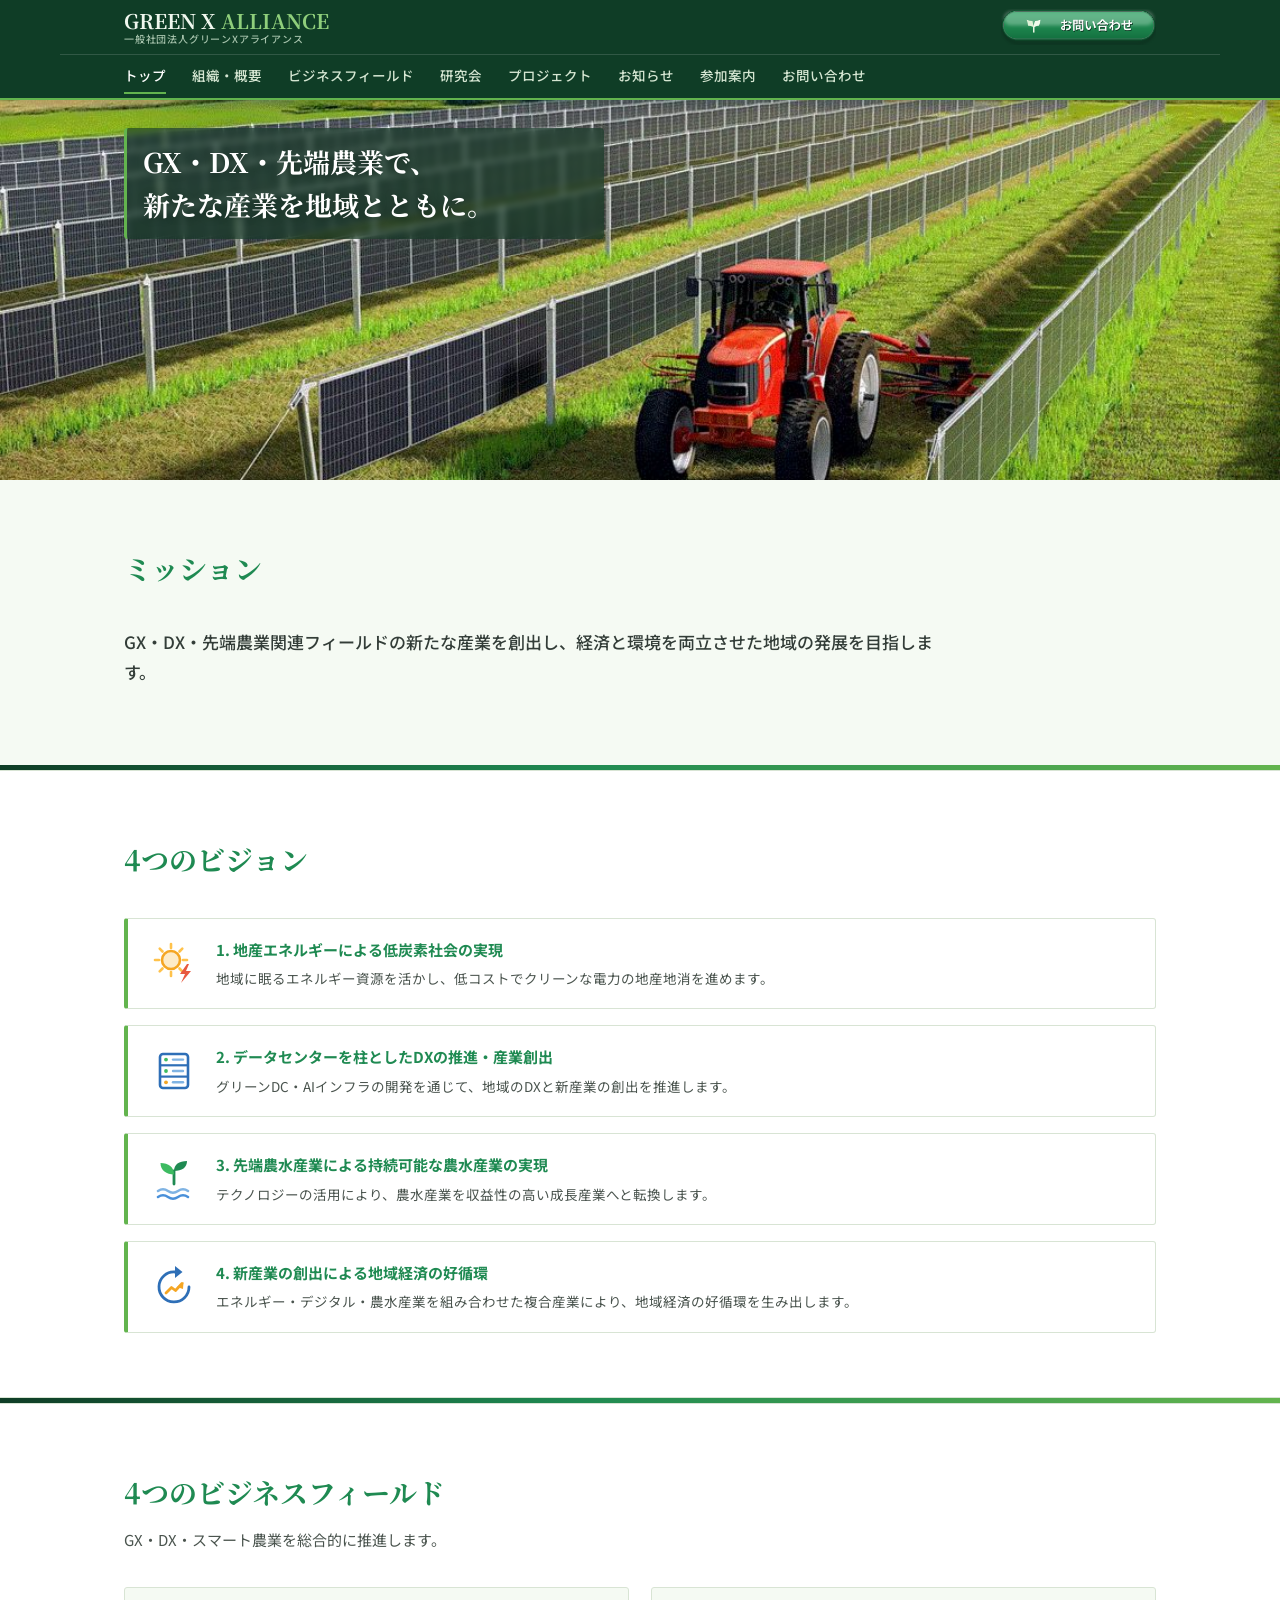
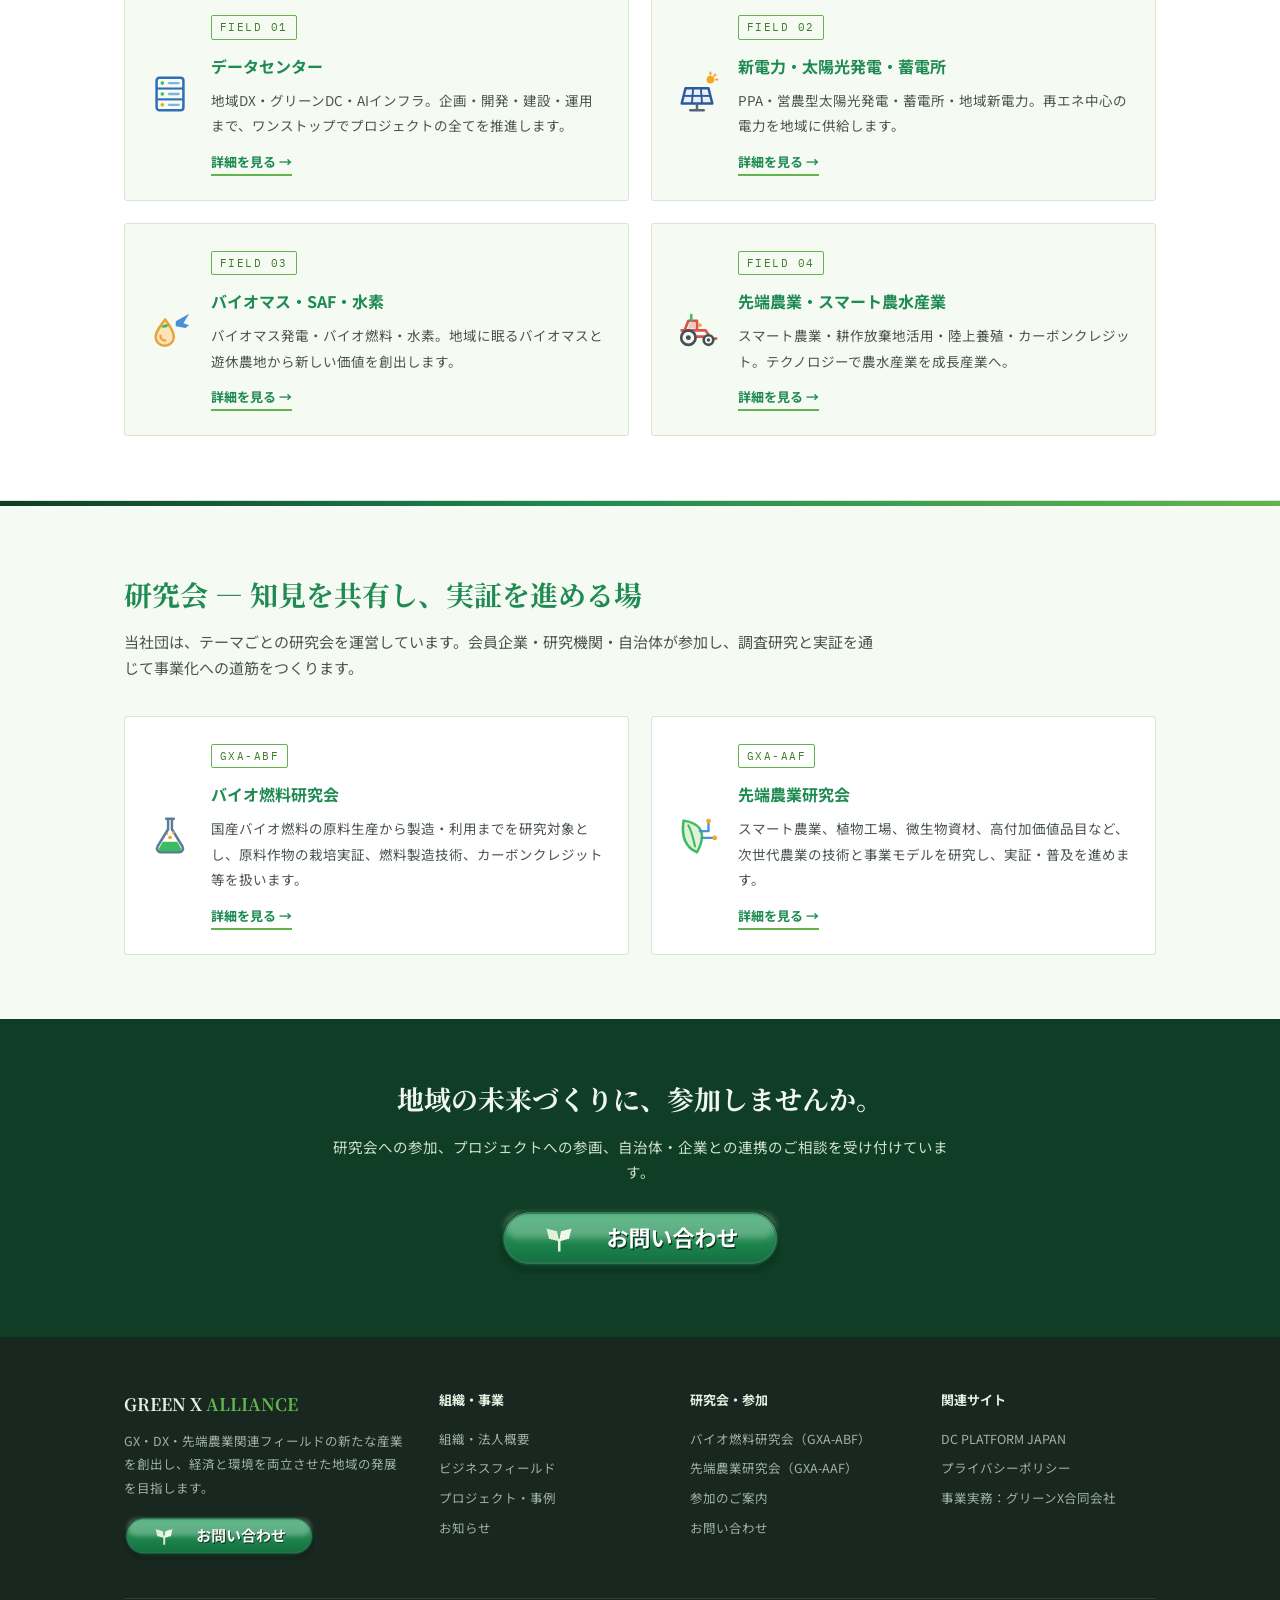
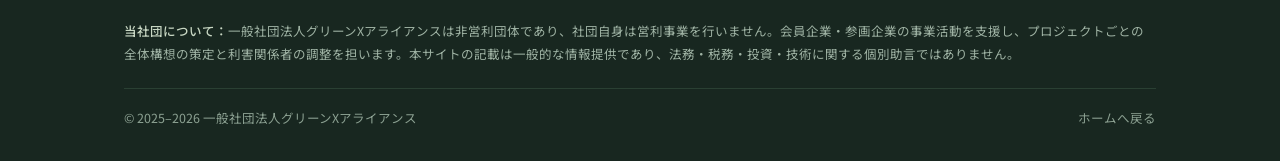
<file: index.html>
<!DOCTYPE html>
<html lang="ja">
<head>
<meta charset="UTF-8">
<meta name="viewport" content="width=device-width, initial-scale=1.0">
<title>一般社団法人グリーンXアライアンス｜GX・DX・先端農業で新たな産業を創出</title>
<meta name="description" content="GX・DX・先端農業関連フィールドの新たな産業を創出し、経済と環境を両立させた地域の発展を目指す、非営利の事業推進プラットフォームです。">
<meta property="og:site_name" content="グリーンXアライアンス">
<meta property="og:title" content="一般社団法人グリーンXアライアンス｜GX・DX・先端農業で新たな産業を創出">
<meta property="og:description" content="GX・DX・先端農業関連フィールドの新たな産業を創出し、経済と環境を両立させた地域の発展を目指す、非営利の事業推進プラットフォームです。">
<meta property="og:type" content="website">
<meta property="og:url" content="https://www.greenxalliance.org/">
<meta name="twitter:card" content="summary">
<link rel="canonical" href="https://www.greenxalliance.org/">
<link rel="preconnect" href="https://fonts.googleapis.com">
<link href="https://fonts.googleapis.com/css2?family=Noto+Serif+JP:wght@500;600;700&family=Noto+Sans+JP:wght@400;500;700&family=IBM+Plex+Mono:wght@400;500;600&display=swap" rel="stylesheet">
<link rel="stylesheet" href="style.css">
</head>
<body>
<header>
  <div class="wrap nav-top">
    <a href="index.html" class="logo serif">GREEN X <em>ALLIANCE</em><span class="sub">一般社団法人グリーンXアライアンス</span></a>
    <a class="img-btn" href="contact.html"><img src="assets/btn-contact.png" alt="お問い合わせ" width="155" height="36"></a>
  </div>
  <nav class="wrap nav-menu" aria-label="主要メニュー">
    <a href="index.html" class="on">トップ</a>
    <a href="about.html">組織・概要</a>
    <a href="business.html">ビジネスフィールド</a>
    <a href="research.html">研究会</a>
    <a href="projects.html">プロジェクト</a>
    <a href="news.html">お知らせ</a>
    <a href="member.html">参加案内</a>
    <a href="contact.html">お問い合わせ</a>
  </nav>
</header>

<!-- HERO -->
<div class="hero">
  <div class="wrap">
    <div class="hero-panel">
      <h1 class="serif">GX・DX・先端農業で、<br>新たな産業を地域とともに。</h1>
    </div>
  </div>
</div>

<!-- MISSION -->
<section>
  <div class="wrap">
    <div class="sec-head reveal">
      <h2 class="serif">ミッション</h2>
    </div>
    <div class="prose reveal">
      <p style="font-size:17px;font-weight:500;">GX・DX・先端農業関連フィールドの新たな産業を創出し、経済と環境を両立させた地域の発展を目指します。</p>
    </div>
  </div>
</section>

<!-- VISION -->

<div class="sec-divider" aria-hidden="true"></div>
<section class="alt">
  <div class="wrap">
    <div class="sec-head reveal">
      <h2 class="serif">4つのビジョン</h2>
    </div>
    <div class="vlist">
      <div class="vitem reveal"><div class="vicon"><svg viewBox="0 0 48 48" fill="none" xmlns="http://www.w3.org/2000/svg" aria-hidden="true"><circle cx="21" cy="21" r="9" fill="#FDEBC8" stroke="#F5A623" stroke-width="2.6"/><g stroke="#FFC24B" stroke-width="2.6" stroke-linecap="round"><line x1="21" y1="5" x2="21" y2="9"/><line x1="21" y1="33" x2="21" y2="37"/><line x1="5" y1="21" x2="9" y2="21"/><line x1="33" y1="21" x2="37" y2="21"/><line x1="9.7" y1="9.7" x2="12.5" y2="12.5"/><line x1="29.5" y1="29.5" x2="32.3" y2="32.3"/><line x1="32.3" y1="9.7" x2="29.5" y2="12.5"/><line x1="12.5" y1="29.5" x2="9.7" y2="32.3"/></g><path d="M37 25 L30 35 H35 L31 44 L41 32 H36 L39 25 Z" fill="#E8593F"/></svg></div><div class="vbody"><h3>1. 地産エネルギーによる低炭素社会の実現</h3><p>地域に眠るエネルギー資源を活かし、低コストでクリーンな電力の地産地消を進めます。</p></div></div>
      <div class="vitem reveal"><div class="vicon"><svg viewBox="0 0 48 48" fill="none" xmlns="http://www.w3.org/2000/svg" aria-hidden="true"><rect x="10" y="7" width="28" height="34" rx="3" stroke="#2E6FB7" stroke-width="2.6"/><line x1="10" y1="18.3" x2="38" y2="18.3" stroke="#2E6FB7" stroke-width="2.2"/><line x1="10" y1="29.6" x2="38" y2="29.6" stroke="#2E6FB7" stroke-width="2.2"/><circle cx="16" cy="12.6" r="1.9" fill="#3DBB61"/><circle cx="16" cy="24" r="1.9" fill="#3DBB61"/><circle cx="16" cy="35.3" r="1.9" fill="#F5A623"/><g stroke="#7FB3E3" stroke-width="2.4" stroke-linecap="round"><line x1="23" y1="12.6" x2="33" y2="12.6"/><line x1="23" y1="24" x2="33" y2="24"/><line x1="23" y1="35.3" x2="33" y2="35.3"/></g></svg></div><div class="vbody"><h3>2. データセンターを柱としたDXの推進・産業創出</h3><p>グリーンDC・AIインフラの開発を通じて、地域のDXと新産業の創出を推進します。</p></div></div>
      <div class="vitem reveal"><div class="vicon"><svg viewBox="0 0 48 48" fill="none" xmlns="http://www.w3.org/2000/svg" aria-hidden="true"><path d="M24 29 V16" stroke="#1F8A52" stroke-width="2.8" stroke-linecap="round"/><path d="M24 19.5 C24 12 18.5 8 10.5 8 C10.5 15.5 16.5 19.5 24 19.5 Z" fill="#3DBB61"/><path d="M24 16 C24 9.5 29 6 37 6 C37 12.5 32 16 24 16 Z" fill="#1F8A52"/><path d="M8 36 Q13 32.5 18 36 T28 36 T38 36" stroke="#7FB3E3" stroke-width="2.6" stroke-linecap="round"/><path d="M8 42 Q13 38.5 18 42 T28 42 T38 42" stroke="#4A90D9" stroke-width="2.6" stroke-linecap="round"/></svg></div><div class="vbody"><h3>3. 先端農水産業による持続可能な農水産業の実現</h3><p>テクノロジーの活用により、農水産業を収益性の高い成長産業へと転換します。</p></div></div>
      <div class="vitem reveal"><div class="vicon"><svg viewBox="0 0 48 48" fill="none" xmlns="http://www.w3.org/2000/svg" aria-hidden="true"><path d="M39 24 A15 15 0 1 1 25 9" stroke="#2E6FB7" stroke-width="2.8" stroke-linecap="round"/><path d="M25 3 L32.5 9 L25 15 Z" fill="#2E6FB7"/><path d="M16 30 L21.5 24.5 L25.5 27.5 L32 20.5" stroke="#F5A623" stroke-width="2.8" stroke-linecap="round" stroke-linejoin="round"/><path d="M33.5 19 L33 26 L27 24 Z" fill="#F5A623"/></svg></div><div class="vbody"><h3>4. 新産業の創出による地域経済の好循環</h3><p>エネルギー・デジタル・農水産業を組み合わせた複合産業により、地域経済の好循環を生み出します。</p></div></div>
    </div>
  </div>
</section>


<!-- ビジネスフィールド -->

<div class="sec-divider" aria-hidden="true"></div>
<section class="alt">
  <div class="wrap">
    <div class="sec-head reveal">
      <h2 class="serif">4つのビジネスフィールド</h2>
      <p>GX・DX・スマート農業を総合的に推進します。</p>
    </div>
    <div class="grid g2">
      <div class="card reveal card-icon"><div class="cicon-l"><svg viewBox="0 0 48 48" fill="none" xmlns="http://www.w3.org/2000/svg" aria-hidden="true"><rect x="10" y="7" width="28" height="34" rx="3" stroke="#2E6FB7" stroke-width="2.6"/>
<line x1="10" y1="18.3" x2="38" y2="18.3" stroke="#2E6FB7" stroke-width="2.2"/>
<line x1="10" y1="29.6" x2="38" y2="29.6" stroke="#2E6FB7" stroke-width="2.2"/>
<circle cx="16" cy="12.6" r="1.9" fill="#3DBB61"/><circle cx="16" cy="24" r="1.9" fill="#3DBB61"/><circle cx="16" cy="35.3" r="1.9" fill="#F5A623"/>
<g stroke="#7FB3E3" stroke-width="2.4" stroke-linecap="round"><line x1="23" y1="12.6" x2="33" y2="12.6"/><line x1="23" y1="24" x2="33" y2="24"/><line x1="23" y1="35.3" x2="33" y2="35.3"/></g></svg></div><div class="cbody"><span class="tag">FIELD 01</span><h3>データセンター</h3><p>地域DX・グリーンDC・AIインフラ。企画・開発・建設・運用まで、ワンストップでプロジェクトの全てを推進します。</p><a class="more" href="business.html#field1">詳細を見る →</a></div></div>
      <div class="card reveal card-icon"><div class="cicon-l"><svg viewBox="0 0 48 48" fill="none" xmlns="http://www.w3.org/2000/svg" aria-hidden="true"><circle cx="38" cy="9" r="4" fill="#F5A623"/>
<g stroke="#F5A623" stroke-width="2" stroke-linecap="round"><line x1="38" y1="1.5" x2="38" y2="3.5"/><line x1="45.5" y1="9" x2="43.5" y2="9"/><line x1="43.3" y1="3.7" x2="41.9" y2="5.1"/></g>
<path d="M12 18 H36 L40 34 H8 Z" fill="#E8F1FA" stroke="#2C5AA0" stroke-width="2.6" stroke-linejoin="round"/>
<line x1="20" y1="18" x2="18.7" y2="34" stroke="#2C5AA0" stroke-width="2"/>
<line x1="28" y1="18" x2="29.3" y2="34" stroke="#2C5AA0" stroke-width="2"/>
<line x1="10" y1="26" x2="38" y2="26" stroke="#2C5AA0" stroke-width="2"/>
<line x1="24" y1="34" x2="24" y2="41" stroke="#556575" stroke-width="2.6"/>
<line x1="17" y1="41" x2="31" y2="41" stroke="#556575" stroke-width="2.6" stroke-linecap="round"/></svg></div><div class="cbody"><span class="tag">FIELD 02</span><h3>新電力・太陽光発電・蓄電所</h3><p>PPA・営農型太陽光発電・蓄電所・地域新電力。再エネ中心の電力を地域に供給します。</p><a class="more" href="business.html#field2">詳細を見る →</a></div></div>
      <div class="card reveal card-icon"><div class="cicon-l"><svg viewBox="0 0 48 48" fill="none" xmlns="http://www.w3.org/2000/svg" aria-hidden="true"><path d="M19 14 C25 22 28 27 28 32 A9.5 9.5 0 0 1 9 32 C9 27 13 22 19 14 Z" fill="#FBE3B5" stroke="#E8A33D" stroke-width="2.6" stroke-linejoin="round"/>
<path d="M19 36 C16.2 36 14 33.8 14 31" stroke="#E8A33D" stroke-width="2.4" stroke-linecap="round"/>
<path d="M14.5 22 C17 19 20.5 18.4 23 19.6 C21.6 22.4 18 23.6 14.5 22 Z" fill="#3DBB61"/>
<path d="M30 16 L44 8 L38 18 L44 20 L40 23 L30 21 Z" fill="#4A90D9"/></svg></div><div class="cbody"><span class="tag">FIELD 03</span><h3>バイオマス・SAF・水素</h3><p>バイオマス発電・バイオ燃料・水素。地域に眠るバイオマスと遊休農地から新しい価値を創出します。</p><a class="more" href="business.html#field3">詳細を見る →</a></div></div>
      <div class="card reveal card-icon"><div class="cicon-l"><svg viewBox="0 0 48 48" fill="none" xmlns="http://www.w3.org/2000/svg" aria-hidden="true"><path d="M8 25.5 H24 V15.5 H15 L11 25.5 M24 25.5 H33 L36 30" stroke="#D9534F" stroke-width="2.8" stroke-linecap="round" stroke-linejoin="round"/>
<path d="M16.5 17.5 H22 V23.5 H14.2 Z" fill="#F4C7C4"/>
<path d="M22.5 32 H31 M41 34 H44" stroke="#D9534F" stroke-width="2.8" stroke-linecap="round"/>
<circle cx="15" cy="33" r="7.5" stroke="#455055" stroke-width="2.8"/>
<circle cx="15" cy="33" r="2.6" fill="#455055"/>
<circle cx="36" cy="35.5" r="5" stroke="#455055" stroke-width="2.8"/>
<circle cx="36" cy="35.5" r="1.8" fill="#455055"/>
<path d="M18 15.5 V9.5" stroke="#3DBB61" stroke-width="2.6" stroke-linecap="round"/>
<circle cx="27" cy="20" r="1.9" fill="#F5A623"/></svg></div><div class="cbody"><span class="tag">FIELD 04</span><h3>先端農業・スマート農水産業</h3><p>スマート農業・耕作放棄地活用・陸上養殖・カーボンクレジット。テクノロジーで農水産業を成長産業へ。</p><a class="more" href="business.html#field4">詳細を見る →</a></div></div>
    </div>
  </div>
</section>

<!-- 研究会 -->

<div class="sec-divider" aria-hidden="true"></div>
<section>
  <div class="wrap">
    <div class="sec-head reveal">
      <h2 class="serif">研究会 — 知見を共有し、実証を進める場</h2>
      <p>当社団は、テーマごとの研究会を運営しています。会員企業・研究機関・自治体が参加し、調査研究と実証を通じて事業化への道筋をつくります。</p>
    </div>
    <div class="grid g2">
      <div class="card reveal card-icon"><div class="cicon-l"><svg viewBox="0 0 48 48" fill="none" xmlns="http://www.w3.org/2000/svg" aria-hidden="true"><path d="M20 7 H28 M22 7 V18 L11 36 A4 4 0 0 0 14.5 42 H33.5 A4 4 0 0 0 37 36 L26 18 V7" stroke="#5B7C99" stroke-width="2.6" stroke-linecap="round" stroke-linejoin="round"/>
<path d="M16.5 31 H31.5 L36 38.5 A2.5 2.5 0 0 1 33.5 41 H14.5 A2.5 2.5 0 0 1 12 38.5 Z" fill="#3DBB61"/>
<circle cx="24" cy="26.5" r="1.9" fill="#F5A623"/><circle cx="27.5" cy="21.5" r="1.4" fill="#F5A623"/><circle cx="21" cy="23" r="1.1" fill="#E8A33D"/></svg></div><div class="cbody"><span class="tag">GXA-ABF</span><h3>バイオ燃料研究会</h3><p>国産バイオ燃料の原料生産から製造・利用までを研究対象とし、原料作物の栽培実証、燃料製造技術、カーボンクレジット等を扱います。</p><a class="more" href="research.html">詳細を見る →</a></div></div>
      <div class="card reveal card-icon"><div class="cicon-l"><svg viewBox="0 0 48 48" fill="none" xmlns="http://www.w3.org/2000/svg" aria-hidden="true"><path d="M24 42 C10 36 8 22 10 9 C23 11 37 18 24 42 Z" fill="#DFF3D8" stroke="#3DBB61" stroke-width="2.6" stroke-linejoin="round"/>
<path d="M22 36 C20 28 19 21 15 14" stroke="#3DBB61" stroke-width="2.2" stroke-linecap="round"/>
<g stroke="#4A90D9" stroke-width="2.4" stroke-linecap="round" stroke-linejoin="round"><path d="M27 20 H36 V12"/><path d="M29 27 H40"/></g>
<circle cx="36" cy="9.5" r="2.5" fill="#F5A623"/><circle cx="42.5" cy="27" r="2.5" fill="#F5A623"/></svg></div><div class="cbody"><span class="tag">GXA-AAF</span><h3>先端農業研究会</h3><p>スマート農業、植物工場、微生物資材、高付加価値品目など、次世代農業の技術と事業モデルを研究し、実証・普及を進めます。</p><a class="more" href="research.html">詳細を見る →</a></div></div>
    </div>
  </div>
</section>

<!-- NEWS -->


<div class="cta-band">
  <div class="wrap">
    <h2 class="serif">地域の未来づくりに、参加しませんか。</h2>
    <p>研究会への参加、プロジェクトへの参画、自治体・企業との連携のご相談を受け付けています。</p>
    <a class="img-btn" href="contact.html"><img src="assets/btn-contact.png" alt="お問い合わせ" width="280" height="65"></a>
  </div>
</div>

<footer>
  <div class="wrap">
    <div class="f-grid">
      <div class="f-brand">
        <span class="flogo">GREEN X <em>ALLIANCE</em></span>
        <p>GX・DX・先端農業関連フィールドの新たな産業を創出し、経済と環境を両立させた地域の発展を目指します。</p>
        <a class="img-btn" href="contact.html"><img src="assets/btn-contact.png" alt="お問い合わせ" width="190" height="44"></a>
      </div>
      <div>
        <h5>組織・事業</h5>
        <ul>
          <li><a href="about.html">組織・法人概要</a></li>
          <li><a href="business.html">ビジネスフィールド</a></li>
          <li><a href="projects.html">プロジェクト・事例</a></li>
          <li><a href="news.html">お知らせ</a></li>
        </ul>
      </div>
      <div>
        <h5>研究会・参加</h5>
        <ul>
          <li><a href="research.html">バイオ燃料研究会（GXA-ABF）</a></li>
          <li><a href="research.html">先端農業研究会（GXA-AAF）</a></li>
          <li><a href="member.html">参加のご案内</a></li>
          <li><a href="contact.html">お問い合わせ</a></li>
        </ul>
      </div>
      <div>
        <h5>関連サイト</h5>
        <ul>
          <li><a href="https://dcplatform.jp" target="_blank" rel="noopener">DC PLATFORM JAPAN</a></li>
          <li><a href="privacy.html">プライバシーポリシー</a></li>
          <li>事業実務：グリーンX合同会社</li>
        </ul>
      </div>
    </div>
    <div class="f-note">
      <b>当社団について：</b>一般社団法人グリーンXアライアンスは非営利団体であり、社団自身は営利事業を行いません。会員企業・参画企業の事業活動を支援し、プロジェクトごとの全体構想の策定と利害関係者の調整を担います。本サイトの記載は一般的な情報提供であり、法務・税務・投資・技術に関する個別助言ではありません。
    </div>
    <div class="f-bottom">
      <span>© 2025–2026 一般社団法人グリーンXアライアンス</span>
      <a href="index.html">ホームへ戻る</a>
    </div>
  </div>
</footer>

<script>
const io = new IntersectionObserver((es)=>{es.forEach(e=>{if(e.isIntersecting){e.target.classList.add('in');io.unobserve(e.target);}})},{threshold:.12});
document.querySelectorAll('.reveal').forEach(el=>io.observe(el));
</script>
</body>
</html>
</file>
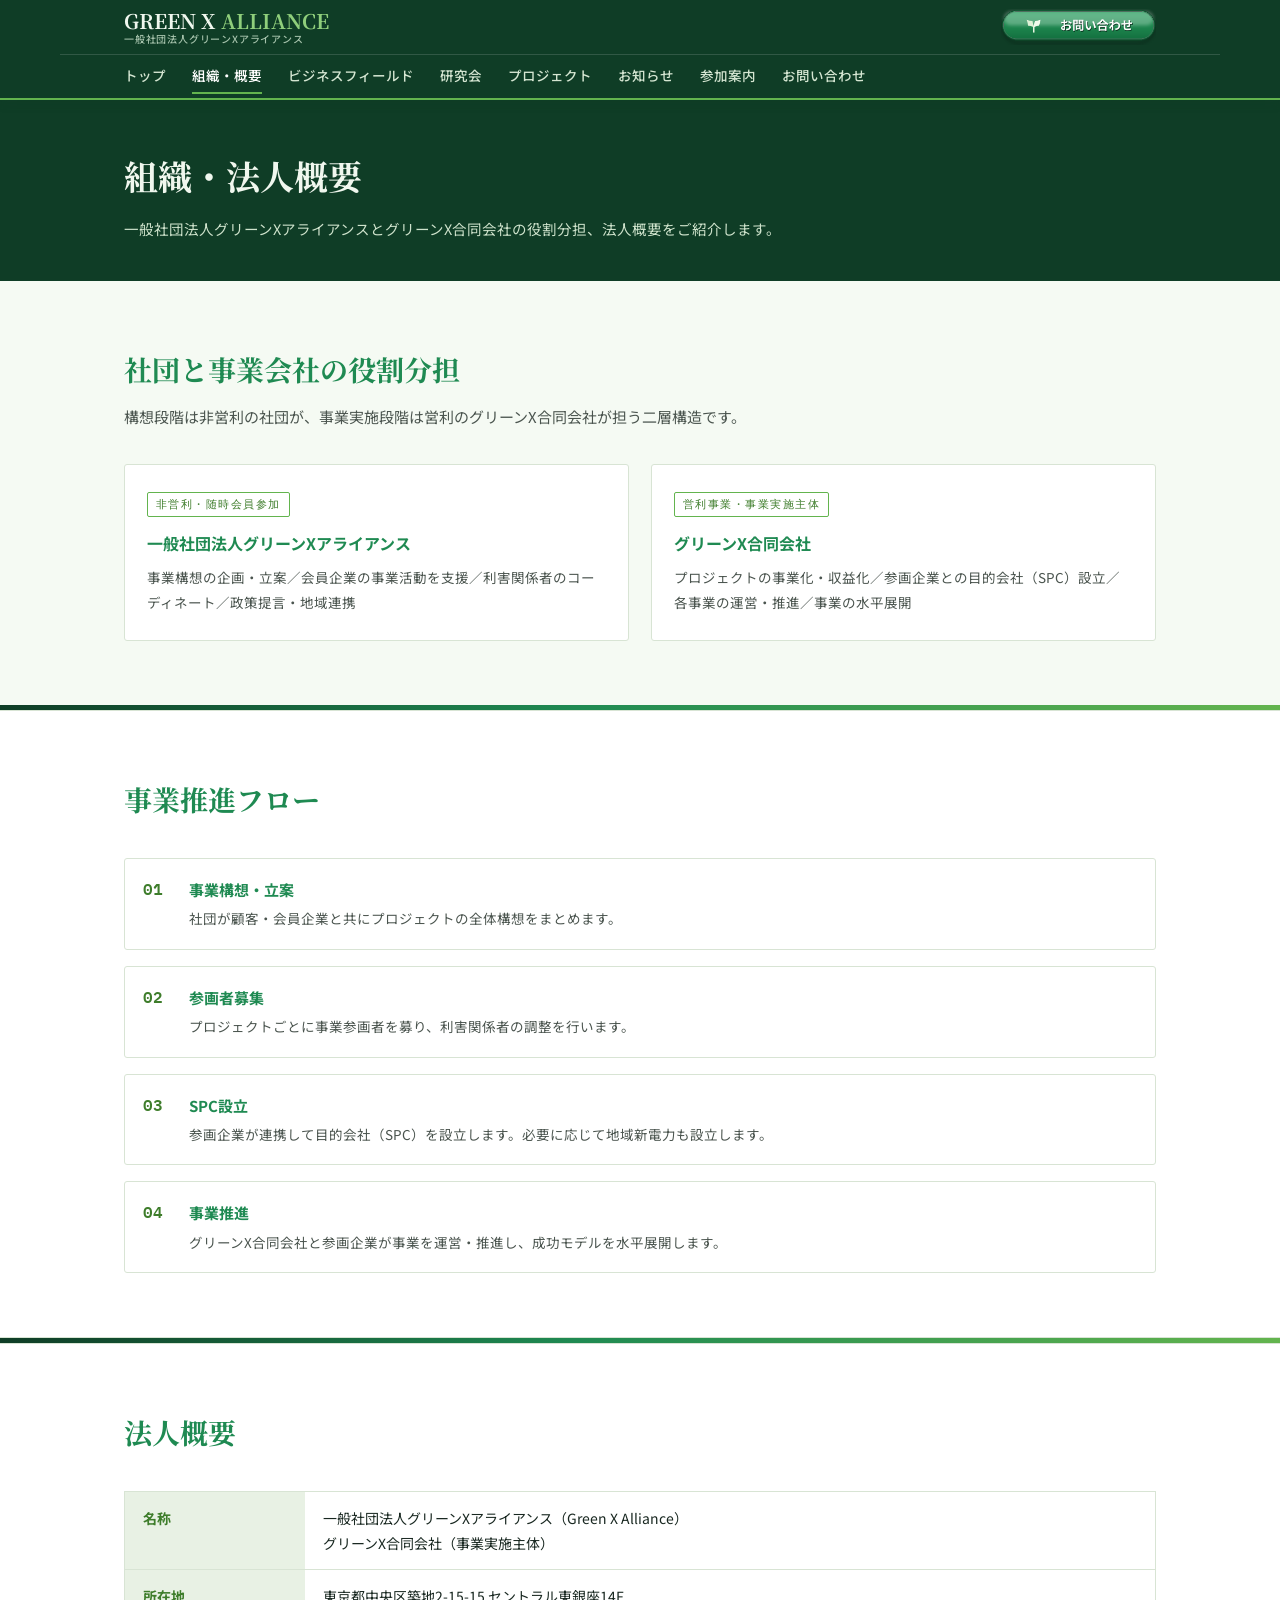
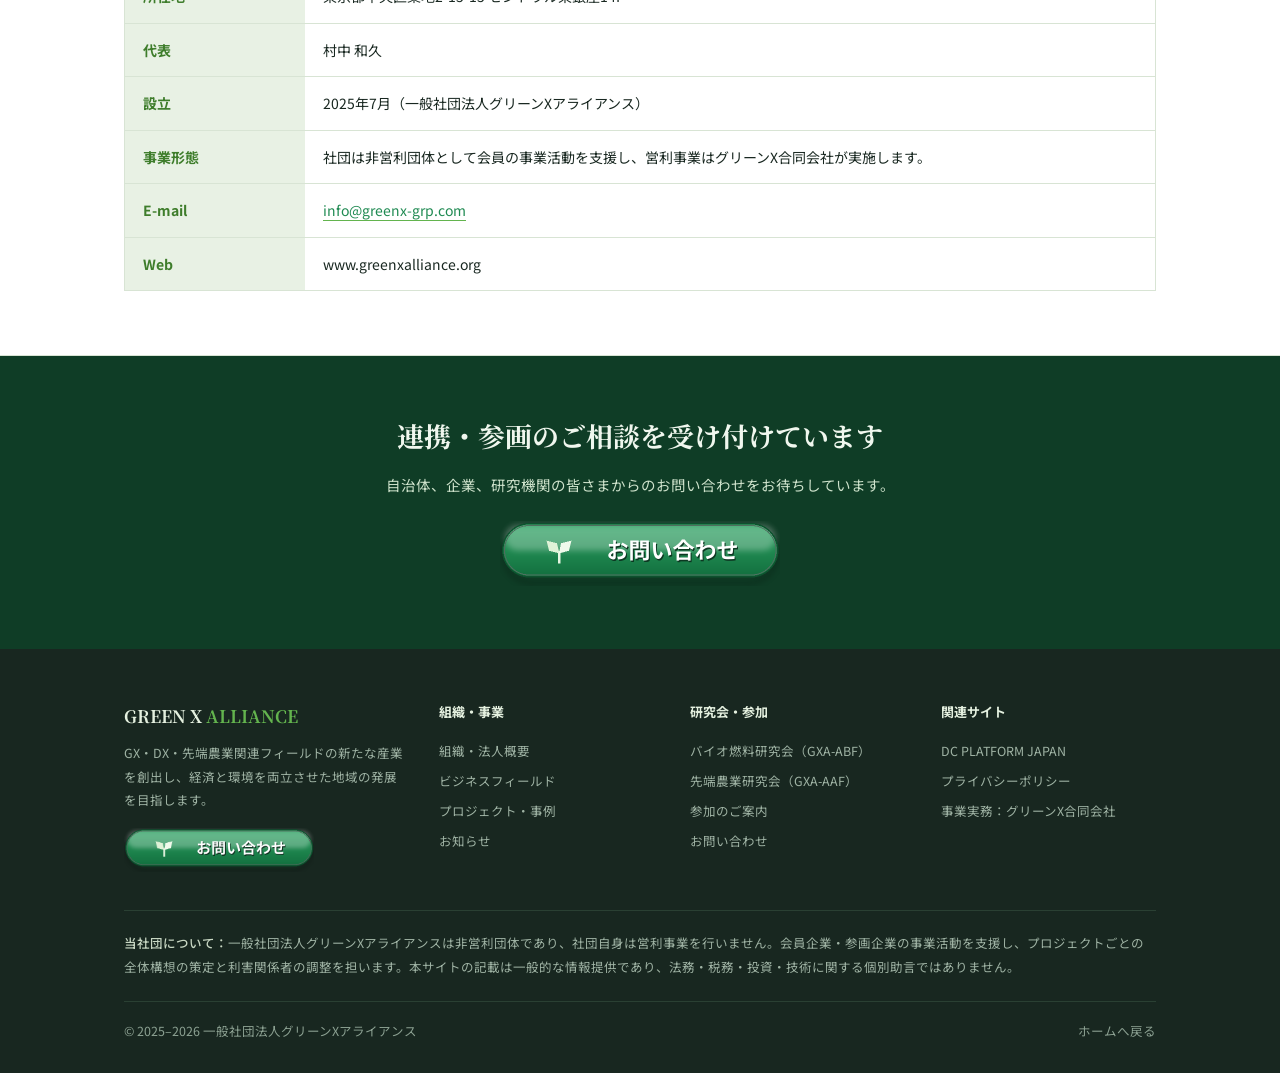
<file: about.html>
<!DOCTYPE html>
<html lang="ja">
<head>
<meta charset="UTF-8">
<meta name="viewport" content="width=device-width, initial-scale=1.0">
<title>組織・法人概要｜一般社団法人グリーンXアライアンス</title>
<meta name="description" content="一般社団法人グリーンXアライアンス（非営利・構想）とグリーンX合同会社（事業実施主体）の役割分担と法人概要。東京都中央区築地。代表 村中和久。">
<meta property="og:site_name" content="グリーンXアライアンス">
<meta property="og:title" content="組織・法人概要｜一般社団法人グリーンXアライアンス">
<meta property="og:description" content="一般社団法人グリーンXアライアンス（非営利・構想）とグリーンX合同会社（事業実施主体）の役割分担と法人概要。東京都中央区築地。代表 村中和久。">
<meta property="og:type" content="website">
<meta property="og:url" content="https://www.greenxalliance.org/about.html">
<meta name="twitter:card" content="summary">
<link rel="canonical" href="https://www.greenxalliance.org/about.html">
<link rel="preconnect" href="https://fonts.googleapis.com">
<link href="https://fonts.googleapis.com/css2?family=Noto+Serif+JP:wght@500;600;700&family=Noto+Sans+JP:wght@400;500;700&family=IBM+Plex+Mono:wght@400;500;600&display=swap" rel="stylesheet">
<link rel="stylesheet" href="style.css">
</head>
<body>
<header>
  <div class="wrap nav-top">
    <a href="index.html" class="logo serif">GREEN X <em>ALLIANCE</em><span class="sub">一般社団法人グリーンXアライアンス</span></a>
    <a class="img-btn" href="contact.html"><img src="assets/btn-contact.png" alt="お問い合わせ" width="155" height="36"></a>
  </div>
  <nav class="wrap nav-menu" aria-label="主要メニュー">
    <a href="index.html">トップ</a>
    <a href="about.html" class="on">組織・概要</a>
    <a href="business.html">ビジネスフィールド</a>
    <a href="research.html">研究会</a>
    <a href="projects.html">プロジェクト</a>
    <a href="news.html">お知らせ</a>
    <a href="member.html">参加案内</a>
    <a href="contact.html">お問い合わせ</a>
  </nav>
</header>

<div class="page-hero">
  <div class="wrap">
    <h1 class="serif">組織・法人概要</h1>
    <p>一般社団法人グリーンXアライアンスとグリーンX合同会社の役割分担、法人概要をご紹介します。</p>
  </div>
</div>

<section>
  <div class="wrap">
    <div class="sec-head reveal">
      <h2 class="serif">社団と事業会社の役割分担</h2>
      <p>構想段階は非営利の社団が、事業実施段階は営利のグリーンX合同会社が担う二層構造です。</p>
    </div>
    <div class="grid g2">
      <div class="card reveal">
        <span class="tag">非営利・随時会員参加</span>
        <h3>一般社団法人グリーンXアライアンス</h3>
        <p>事業構想の企画・立案／会員企業の事業活動を支援／利害関係者のコーディネート／政策提言・地域連携</p>
      </div>
      <div class="card reveal">
        <span class="tag">営利事業・事業実施主体</span>
        <h3>グリーンX合同会社</h3>
        <p>プロジェクトの事業化・収益化／参画企業との目的会社（SPC）設立／各事業の運営・推進／事業の水平展開</p>
      </div>
    </div>
  </div>
</section>
<div class="sec-divider" aria-hidden="true"></div>
<section class="alt">
  <div class="wrap">
    <div class="sec-head reveal">
      <h2 class="serif">事業推進フロー</h2>
    </div>
    <div class="steps">
      <div class="step reveal"><h3>事業構想・立案</h3><p>社団が顧客・会員企業と共にプロジェクトの全体構想をまとめます。</p></div>
      <div class="step reveal"><h3>参画者募集</h3><p>プロジェクトごとに事業参画者を募り、利害関係者の調整を行います。</p></div>
      <div class="step reveal"><h3>SPC設立</h3><p>参画企業が連携して目的会社（SPC）を設立します。必要に応じて地域新電力も設立します。</p></div>
      <div class="step reveal"><h3>事業推進</h3><p>グリーンX合同会社と参画企業が事業を運営・推進し、成功モデルを水平展開します。</p></div>
    </div>
  </div>
</section>
<div class="sec-divider" aria-hidden="true"></div>
<section class="alt">
  <div class="wrap">
    <div class="sec-head reveal">
      <h2 class="serif">法人概要</h2>
    </div>
    <table class="info reveal">
      <tr><th>名称</th><td>一般社団法人グリーンXアライアンス（Green X Alliance）<br>グリーンX合同会社（事業実施主体）</td></tr>
      <tr><th>所在地</th><td>東京都中央区築地2-15-15 セントラル東銀座14F</td></tr>
      <tr><th>代表</th><td>村中 和久</td></tr>
      <tr><th>設立</th><td>2025年7月（一般社団法人グリーンXアライアンス）</td></tr>
      <tr><th>事業形態</th><td>社団は非営利団体として会員の事業活動を支援し、営利事業はグリーンX合同会社が実施します。</td></tr>
      <tr><th>E-mail</th><td><a href="mailto:info@greenx-grp.com" style="color:var(--green);border-bottom:1px solid var(--gold);">info@greenx-grp.com</a></td></tr>
      <tr><th>Web</th><td>www.greenxalliance.org</td></tr>
    </table>
  </div>
</section>

<div class="cta-band">
  <div class="wrap">
    <h2 class="serif">連携・参画のご相談を受け付けています</h2>
    <p>自治体、企業、研究機関の皆さまからのお問い合わせをお待ちしています。</p>
    <a class="img-btn" href="contact.html"><img src="assets/btn-contact.png" alt="お問い合わせ" width="280" height="65"></a>
  </div>
</div>

<footer>
  <div class="wrap">
    <div class="f-grid">
      <div class="f-brand">
        <span class="flogo">GREEN X <em>ALLIANCE</em></span>
        <p>GX・DX・先端農業関連フィールドの新たな産業を創出し、経済と環境を両立させた地域の発展を目指します。</p>
        <a class="img-btn" href="contact.html"><img src="assets/btn-contact.png" alt="お問い合わせ" width="190" height="44"></a>
      </div>
      <div>
        <h5>組織・事業</h5>
        <ul>
          <li><a href="about.html">組織・法人概要</a></li>
          <li><a href="business.html">ビジネスフィールド</a></li>
          <li><a href="projects.html">プロジェクト・事例</a></li>
          <li><a href="news.html">お知らせ</a></li>
        </ul>
      </div>
      <div>
        <h5>研究会・参加</h5>
        <ul>
          <li><a href="research.html">バイオ燃料研究会（GXA-ABF）</a></li>
          <li><a href="research.html">先端農業研究会（GXA-AAF）</a></li>
          <li><a href="member.html">参加のご案内</a></li>
          <li><a href="contact.html">お問い合わせ</a></li>
        </ul>
      </div>
      <div>
        <h5>関連サイト</h5>
        <ul>
          <li><a href="https://dcplatform.jp" target="_blank" rel="noopener">DC PLATFORM JAPAN</a></li>
          <li><a href="privacy.html">プライバシーポリシー</a></li>
          <li>事業実務：グリーンX合同会社</li>
        </ul>
      </div>
    </div>
    <div class="f-note">
      <b>当社団について：</b>一般社団法人グリーンXアライアンスは非営利団体であり、社団自身は営利事業を行いません。会員企業・参画企業の事業活動を支援し、プロジェクトごとの全体構想の策定と利害関係者の調整を担います。本サイトの記載は一般的な情報提供であり、法務・税務・投資・技術に関する個別助言ではありません。
    </div>
    <div class="f-bottom">
      <span>© 2025–2026 一般社団法人グリーンXアライアンス</span>
      <a href="index.html">ホームへ戻る</a>
    </div>
  </div>
</footer>

<script>
const io = new IntersectionObserver((es)=>{es.forEach(e=>{if(e.isIntersecting){e.target.classList.add('in');io.unobserve(e.target);}})},{threshold:.12});
document.querySelectorAll('.reveal').forEach(el=>io.observe(el));
</script>
</body>
</html>
</file>
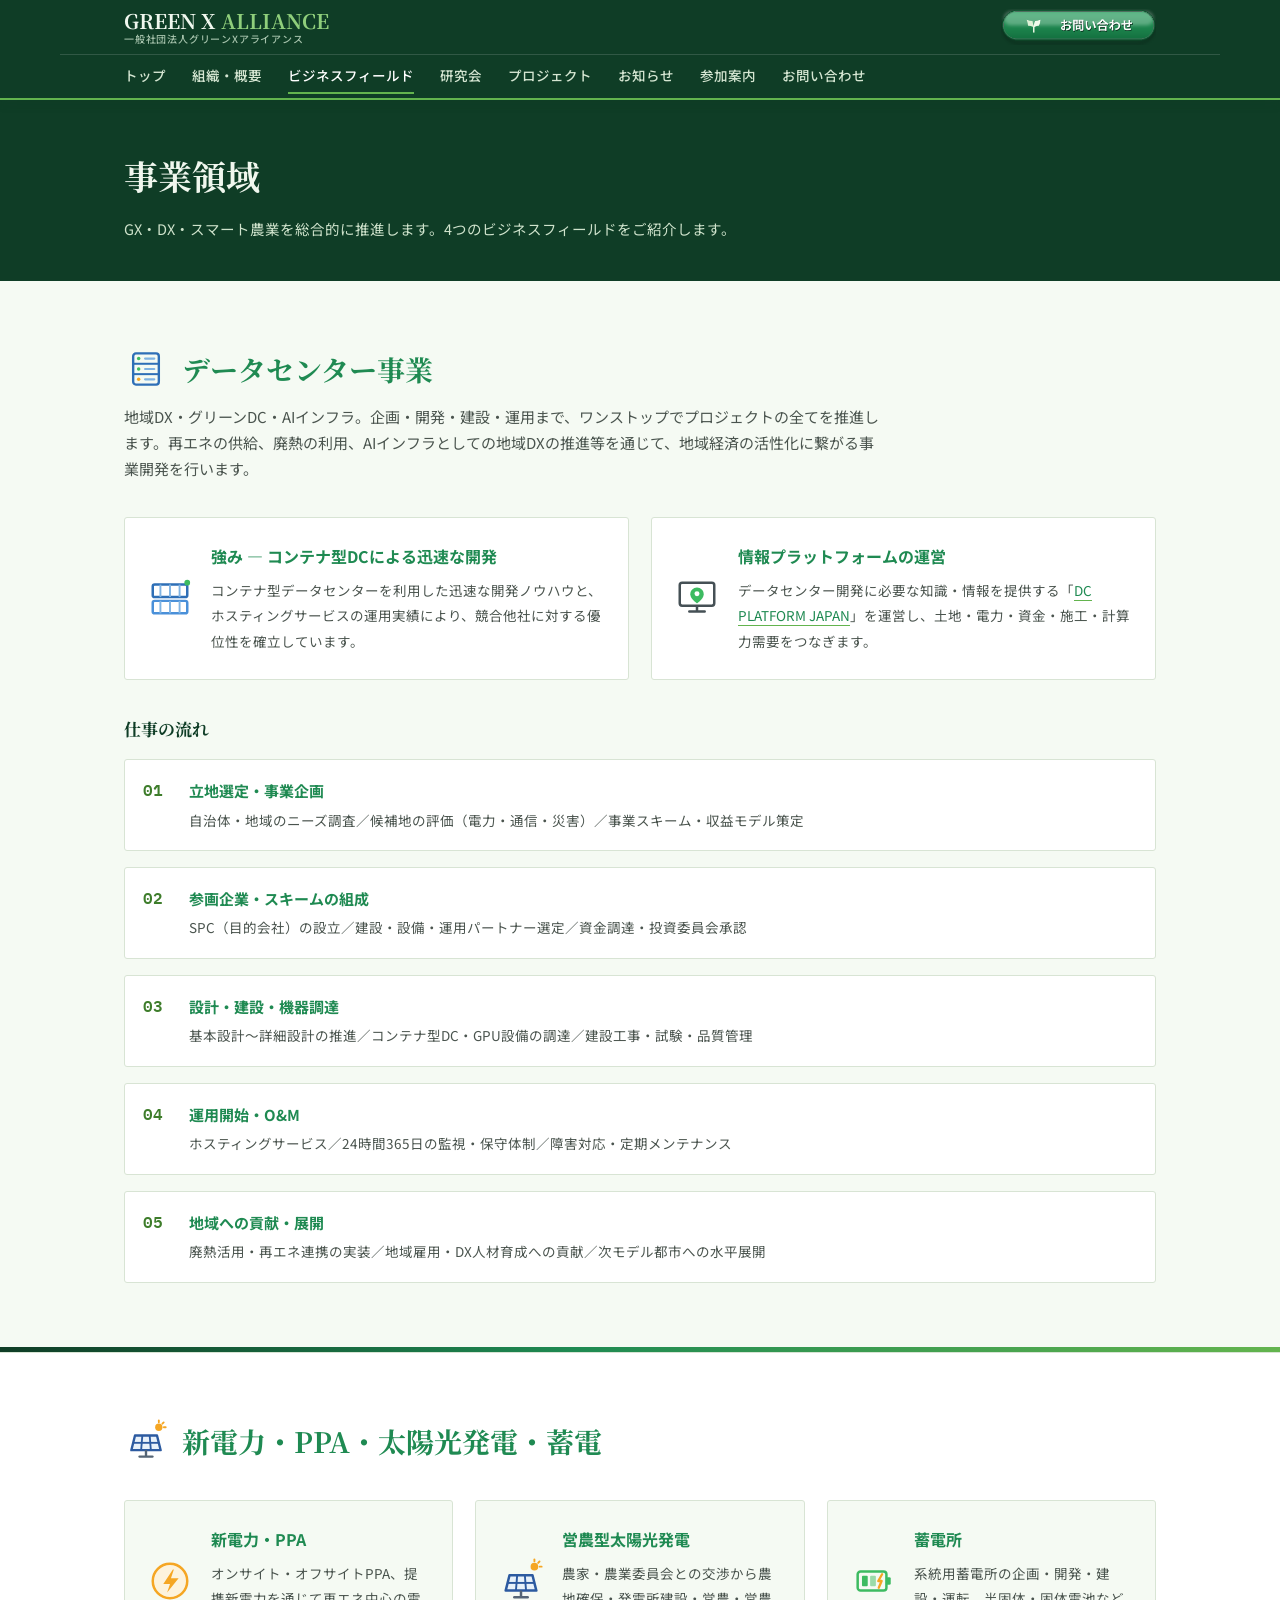
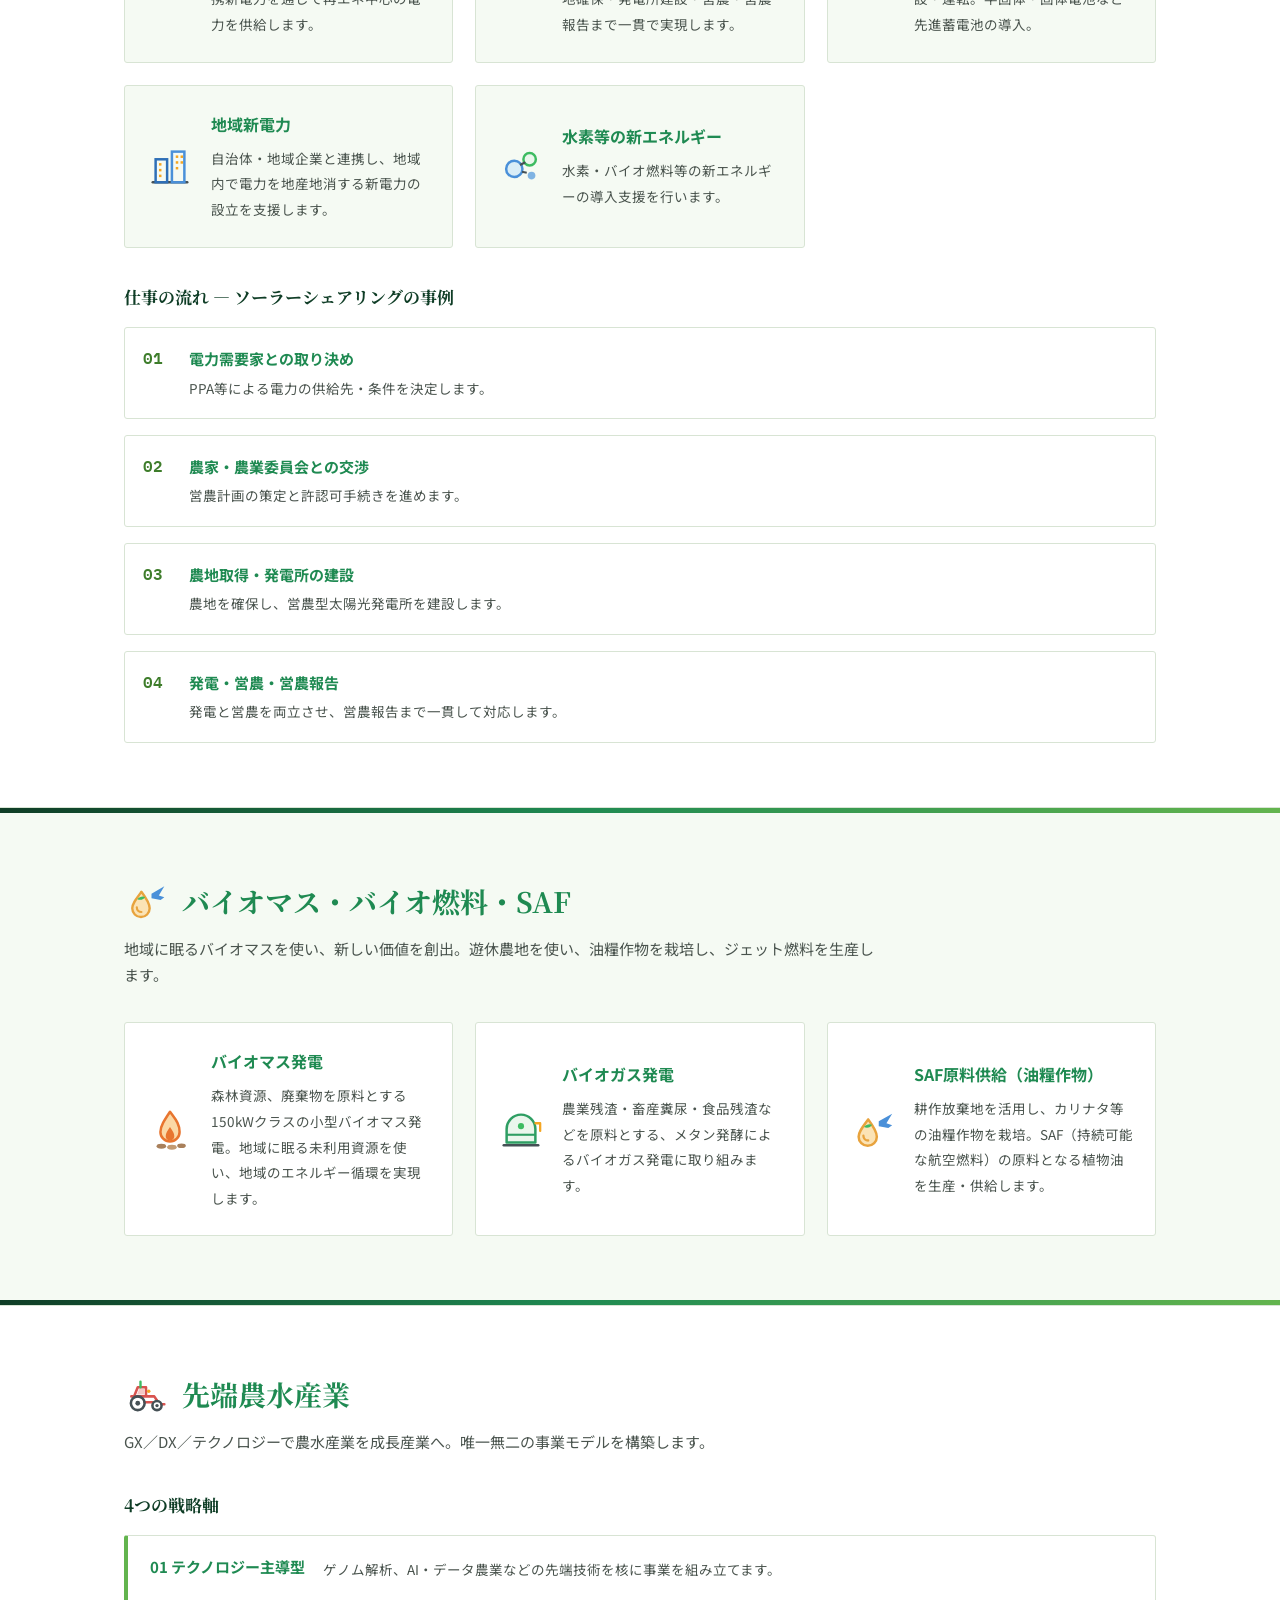
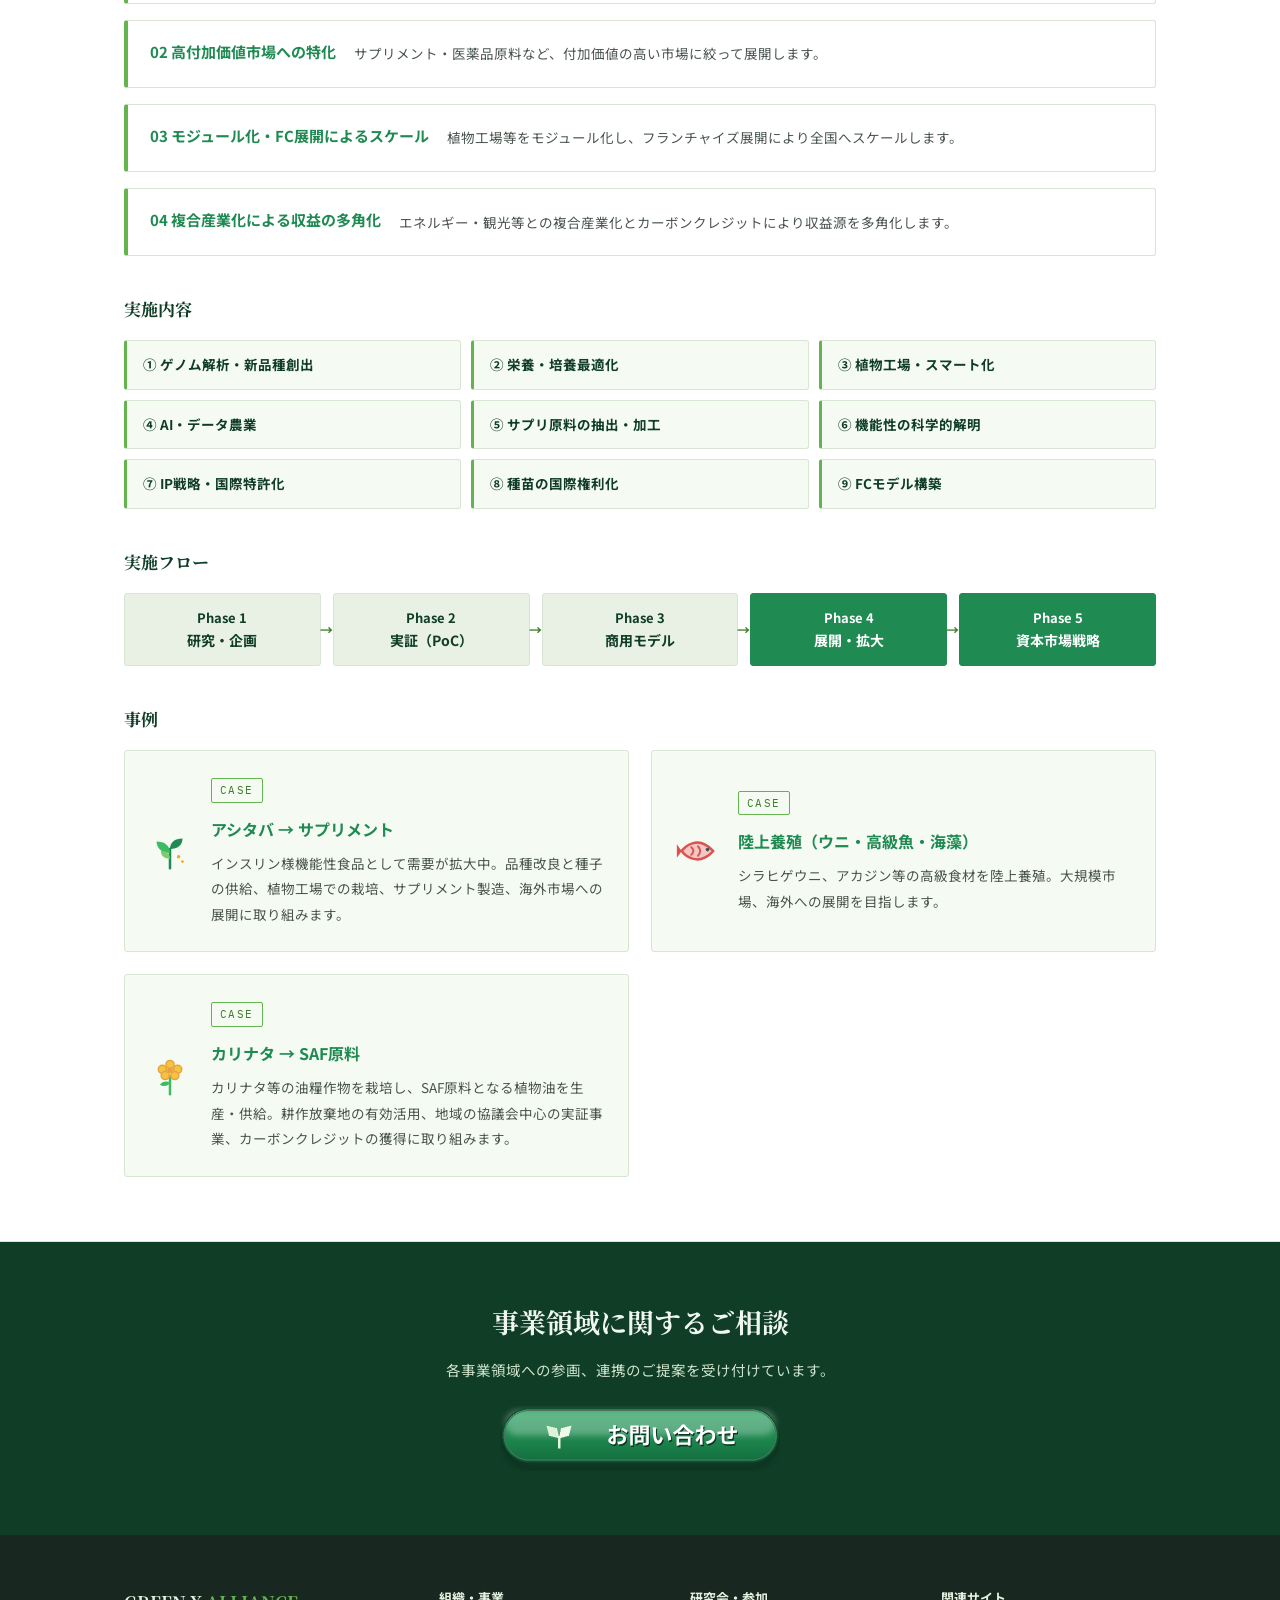
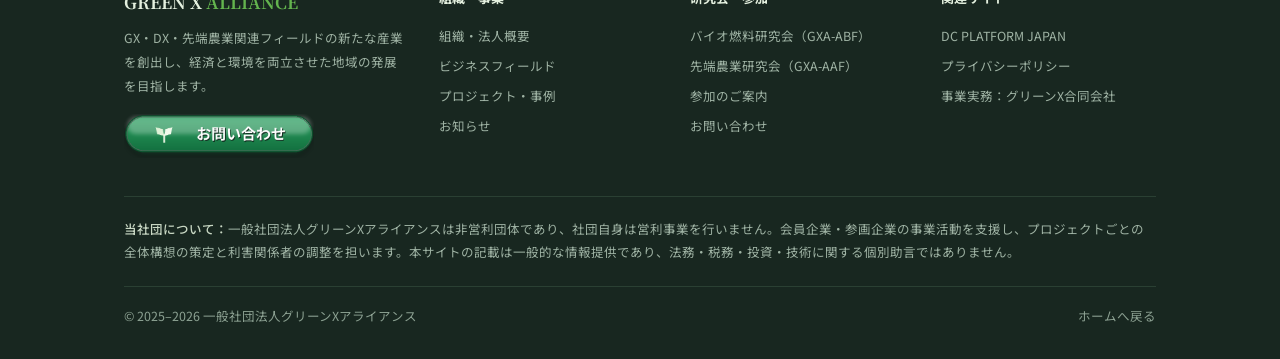
<file: business.html>
<!DOCTYPE html>
<html lang="ja">
<head>
<meta charset="UTF-8">
<meta name="viewport" content="width=device-width, initial-scale=1.0">
<title>ビジネスフィールド｜一般社団法人グリーンXアライアンス</title>
<meta name="description" content="データセンター、新電力・太陽光発電・蓄電所、バイオマス・SAF・水素、先端農業・スマート農水産業。GX・DX・スマート農業を総合的に推進する4つのビジネスフィールド。">
<meta property="og:site_name" content="グリーンXアライアンス">
<meta property="og:title" content="ビジネスフィールド｜一般社団法人グリーンXアライアンス">
<meta property="og:description" content="データセンター、新電力・太陽光発電・蓄電所、バイオマス・SAF・水素、先端農業・スマート農水産業。GX・DX・スマート農業を総合的に推進する4つのビジネスフィールド。">
<meta property="og:type" content="website">
<meta property="og:url" content="https://www.greenxalliance.org/business.html">
<meta name="twitter:card" content="summary">
<link rel="canonical" href="https://www.greenxalliance.org/business.html">
<link rel="preconnect" href="https://fonts.googleapis.com">
<link href="https://fonts.googleapis.com/css2?family=Noto+Serif+JP:wght@500;600;700&family=Noto+Sans+JP:wght@400;500;700&family=IBM+Plex+Mono:wght@400;500;600&display=swap" rel="stylesheet">
<link rel="stylesheet" href="style.css">
</head>
<body>
<header>
  <div class="wrap nav-top">
    <a href="index.html" class="logo serif">GREEN X <em>ALLIANCE</em><span class="sub">一般社団法人グリーンXアライアンス</span></a>
    <a class="img-btn" href="contact.html"><img src="assets/btn-contact.png" alt="お問い合わせ" width="155" height="36"></a>
  </div>
  <nav class="wrap nav-menu" aria-label="主要メニュー">
    <a href="index.html">トップ</a>
    <a href="about.html">組織・概要</a>
    <a href="business.html" class="on">ビジネスフィールド</a>
    <a href="research.html">研究会</a>
    <a href="projects.html">プロジェクト</a>
    <a href="news.html">お知らせ</a>
    <a href="member.html">参加案内</a>
    <a href="contact.html">お問い合わせ</a>
  </nav>
</header>

<div class="page-hero">
  <div class="wrap">
    <h1 class="serif">事業領域</h1>
    <p>GX・DX・スマート農業を総合的に推進します。4つのビジネスフィールドをご紹介します。</p>
  </div>
</div>

<!-- FIELD 01 データセンター -->
<section>
  <div class="wrap">
    <div class="sec-head reveal">
      <div class="sec-head-icon"><div class="shicon"><svg viewBox="0 0 48 48" fill="none" xmlns="http://www.w3.org/2000/svg" aria-hidden="true"><rect x="10" y="7" width="28" height="34" rx="3" stroke="#2E6FB7" stroke-width="2.6"/><line x1="10" y1="18.3" x2="38" y2="18.3" stroke="#2E6FB7" stroke-width="2.2"/><line x1="10" y1="29.6" x2="38" y2="29.6" stroke="#2E6FB7" stroke-width="2.2"/><circle cx="16" cy="12.6" r="1.9" fill="#3DBB61"/><circle cx="16" cy="24" r="1.9" fill="#3DBB61"/><circle cx="16" cy="35.3" r="1.9" fill="#F5A623"/><g stroke="#7FB3E3" stroke-width="2.4" stroke-linecap="round"><line x1="23" y1="12.6" x2="33" y2="12.6"/><line x1="23" y1="24" x2="33" y2="24"/><line x1="23" y1="35.3" x2="33" y2="35.3"/></g></svg></div><h2 class="serif">データセンター事業</h2></div>
      <p>地域DX・グリーンDC・AIインフラ。企画・開発・建設・運用まで、ワンストップでプロジェクトの全てを推進します。再エネの供給、廃熱の利用、AIインフラとしての地域DXの推進等を通じて、地域経済の活性化に繋がる事業開発を行います。</p>
    </div>
    <div class="grid g2" style="margin-bottom:34px;">
      <div class="card reveal card-icon"><div class="cicon-l"><svg viewBox="0 0 48 48" fill="none" xmlns="http://www.w3.org/2000/svg" aria-hidden="true"><rect x="6" y="10" width="36" height="13" rx="2" stroke="#2E6FB7" stroke-width="2.6"/><rect x="6" y="27" width="36" height="13" rx="2" stroke="#4A90D9" stroke-width="2.6"/><g stroke="#7FB3E3" stroke-width="2"><line x1="14" y1="10" x2="14" y2="23"/><line x1="24" y1="10" x2="24" y2="23"/><line x1="34" y1="10" x2="34" y2="23"/><line x1="14" y1="27" x2="14" y2="40"/><line x1="24" y1="27" x2="24" y2="40"/><line x1="34" y1="27" x2="34" y2="40"/></g><circle cx="42" cy="8" r="3" fill="#3DBB61"/></svg></div><div class="cbody"><h3>強み — コンテナ型DCによる迅速な開発</h3><p>コンテナ型データセンターを利用した迅速な開発ノウハウと、ホスティングサービスの運用実績により、競合他社に対する優位性を確立しています。</p></div></div>
      <div class="card reveal card-icon"><div class="cicon-l"><svg viewBox="0 0 48 48" fill="none" xmlns="http://www.w3.org/2000/svg" aria-hidden="true"><rect x="6" y="8" width="36" height="24" rx="2.5" stroke="#455055" stroke-width="2.6"/><line x1="24" y1="32" x2="24" y2="38" stroke="#455055" stroke-width="2.6"/><line x1="16" y1="38" x2="32" y2="38" stroke="#455055" stroke-width="2.6" stroke-linecap="round"/><path d="M24 13 C27.9 13 31 16.1 31 20 C31 25 24 29.5 24 29.5 C24 29.5 17 25 17 20 C17 16.1 20.1 13 24 13 Z" fill="#3DBB61"/><circle cx="24" cy="19.6" r="2.6" fill="#FFFFFF"/></svg></div><div class="cbody"><h3>情報プラットフォームの運営</h3><p>データセンター開発に必要な知識・情報を提供する「<a href="https://dcplatform.jp" target="_blank" rel="noopener" style="color:var(--green);border-bottom:1px solid var(--gold);">DC PLATFORM JAPAN</a>」を運営し、土地・電力・資金・施工・計算力需要をつなぎます。</p></div></div>
    </div>
    <h3 class="serif reveal" style="font-size:17px;color:var(--deep);margin-bottom:16px;">仕事の流れ</h3>
    <div class="steps">
      <div class="step reveal"><h3>立地選定・事業企画</h3><p>自治体・地域のニーズ調査／候補地の評価（電力・通信・災害）／事業スキーム・収益モデル策定</p></div>
      <div class="step reveal"><h3>参画企業・スキームの組成</h3><p>SPC（目的会社）の設立／建設・設備・運用パートナー選定／資金調達・投資委員会承認</p></div>
      <div class="step reveal"><h3>設計・建設・機器調達</h3><p>基本設計〜詳細設計の推進／コンテナ型DC・GPU設備の調達／建設工事・試験・品質管理</p></div>
      <div class="step reveal"><h3>運用開始・O&amp;M</h3><p>ホスティングサービス／24時間365日の監視・保守体制／障害対応・定期メンテナンス</p></div>
      <div class="step reveal"><h3>地域への貢献・展開</h3><p>廃熱活用・再エネ連携の実装／地域雇用・DX人材育成への貢献／次モデル都市への水平展開</p></div>
    </div>
  </div>
</section>
<div class="sec-divider" aria-hidden="true"></div>


<!-- FIELD 02 新電力・PPA・太陽光・蓄電 -->
<section class="alt">
  <div class="wrap">
    <div class="sec-head reveal">
      <div class="sec-head-icon"><div class="shicon"><svg viewBox="0 0 48 48" fill="none" xmlns="http://www.w3.org/2000/svg" aria-hidden="true"><circle cx="38" cy="9" r="4" fill="#F5A623"/><g stroke="#F5A623" stroke-width="2" stroke-linecap="round"><line x1="38" y1="1.5" x2="38" y2="3.5"/><line x1="45.5" y1="9" x2="43.5" y2="9"/><line x1="43.3" y1="3.7" x2="41.9" y2="5.1"/></g><path d="M12 18 H36 L40 34 H8 Z" fill="#E8F1FA" stroke="#2C5AA0" stroke-width="2.6" stroke-linejoin="round"/><line x1="20" y1="18" x2="18.7" y2="34" stroke="#2C5AA0" stroke-width="2"/><line x1="28" y1="18" x2="29.3" y2="34" stroke="#2C5AA0" stroke-width="2"/><line x1="10" y1="26" x2="38" y2="26" stroke="#2C5AA0" stroke-width="2"/><line x1="24" y1="34" x2="24" y2="41" stroke="#556575" stroke-width="2.6"/><line x1="17" y1="41" x2="31" y2="41" stroke="#556575" stroke-width="2.6" stroke-linecap="round"/></svg></div><h2 class="serif">新電力・PPA・太陽光発電・蓄電</h2></div>
    </div>
    <div class="grid g3" style="margin-bottom:34px;">
      <div class="card reveal card-icon"><div class="cicon-l"><svg viewBox="0 0 48 48" fill="none" xmlns="http://www.w3.org/2000/svg" aria-hidden="true"><circle cx="24" cy="24" r="18" fill="#FDF3DC" stroke="#F5A623" stroke-width="2.6"/><path d="M27 12 L17 27 H24 L21 36 L33 21 H25 L28 12 Z" fill="#F5A623"/></svg></div><div class="cbody"><h3>新電力・PPA</h3><p>オンサイト・オフサイトPPA、提携新電力を通じて再エネ中心の電力を供給します。</p></div></div>
      <div class="card reveal card-icon"><div class="cicon-l"><svg viewBox="0 0 48 48" fill="none" xmlns="http://www.w3.org/2000/svg" aria-hidden="true"><circle cx="38" cy="9" r="4" fill="#F5A623"/><g stroke="#F5A623" stroke-width="2" stroke-linecap="round"><line x1="38" y1="1.5" x2="38" y2="3.5"/><line x1="45.5" y1="9" x2="43.5" y2="9"/><line x1="43.3" y1="3.7" x2="41.9" y2="5.1"/></g><path d="M12 18 H36 L40 34 H8 Z" fill="#E8F1FA" stroke="#2C5AA0" stroke-width="2.6" stroke-linejoin="round"/><line x1="20" y1="18" x2="18.7" y2="34" stroke="#2C5AA0" stroke-width="2"/><line x1="28" y1="18" x2="29.3" y2="34" stroke="#2C5AA0" stroke-width="2"/><line x1="10" y1="26" x2="38" y2="26" stroke="#2C5AA0" stroke-width="2"/><line x1="24" y1="34" x2="24" y2="41" stroke="#556575" stroke-width="2.6"/><line x1="17" y1="41" x2="31" y2="41" stroke="#556575" stroke-width="2.6" stroke-linecap="round"/></svg></div><div class="cbody"><h3>営農型太陽光発電</h3><p>農家・農業委員会との交渉から農地確保・発電所建設・営農・営農報告まで一貫で実現します。</p></div></div>
      <div class="card reveal card-icon"><div class="cicon-l"><svg viewBox="0 0 48 48" fill="none" xmlns="http://www.w3.org/2000/svg" aria-hidden="true"><rect x="8" y="14" width="30" height="20" rx="3" stroke="#3DBB61" stroke-width="2.6"/><rect x="38" y="20" width="4.5" height="8" rx="1.5" fill="#3DBB61"/><rect x="12.5" y="18.5" width="6" height="11" rx="1" fill="#3DBB61"/><rect x="21" y="18.5" width="6" height="11" rx="1" fill="#9BDBA9"/><path d="M33.5 17 L29.5 24 H33 L30 31" stroke="#F5A623" stroke-width="2.4" stroke-linecap="round" stroke-linejoin="round"/></svg></div><div class="cbody"><h3>蓄電所</h3><p>系統用蓄電所の企画・開発・建設・運転。半固体・固体電池など先進蓄電池の導入。</p></div></div>
      <div class="card reveal card-icon"><div class="cicon-l"><svg viewBox="0 0 48 48" fill="none" xmlns="http://www.w3.org/2000/svg" aria-hidden="true"><path d="M6 41 H42" stroke="#455055" stroke-width="2.6" stroke-linecap="round"/><rect x="9" y="17" width="12" height="24" stroke="#2E6FB7" stroke-width="2.6"/><rect x="26" y="9" width="13" height="32" stroke="#4A90D9" stroke-width="2.6"/><g fill="#F5A623"><rect x="12.5" y="21" width="2.6" height="2.6"/><rect x="12.5" y="27" width="2.6" height="2.6"/><rect x="12.5" y="33" width="2.6" height="2.6"/><rect x="30" y="13" width="2.6" height="2.6"/><rect x="30" y="19" width="2.6" height="2.6"/><rect x="30" y="25" width="2.6" height="2.6"/><rect x="35" y="13" width="2.6" height="2.6"/><rect x="35" y="19" width="2.6" height="2.6"/></g></svg></div><div class="cbody"><h3>地域新電力</h3><p>自治体・地域企業と連携し、地域内で電力を地産地消する新電力の設立を支援します。</p></div></div>
      <div class="card reveal card-icon"><div class="cicon-l"><svg viewBox="0 0 48 48" fill="none" xmlns="http://www.w3.org/2000/svg" aria-hidden="true"><circle cx="17" cy="27" r="8.5" fill="#D9EDF7" stroke="#4A90D9" stroke-width="2.6"/><circle cx="33" cy="17" r="6.5" fill="#EAF6EC" stroke="#3DBB61" stroke-width="2.6"/><line x1="23" y1="23" x2="28.5" y2="20" stroke="#455055" stroke-width="2.4"/><circle cx="35" cy="34" r="4" fill="#7FB3E3"/><line x1="30" y1="31" x2="25" y2="30" stroke="#455055" stroke-width="2.2"/></svg></div><div class="cbody"><h3>水素等の新エネルギー</h3><p>水素・バイオ燃料等の新エネルギーの導入支援を行います。</p></div></div>
    </div>
    <h3 class="serif reveal" style="font-size:17px;color:var(--deep);margin-bottom:16px;">仕事の流れ — ソーラーシェアリングの事例</h3>
    <div class="steps">
      <div class="step reveal"><h3>電力需要家との取り決め</h3><p>PPA等による電力の供給先・条件を決定します。</p></div>
      <div class="step reveal"><h3>農家・農業委員会との交渉</h3><p>営農計画の策定と許認可手続きを進めます。</p></div>
      <div class="step reveal"><h3>農地取得・発電所の建設</h3><p>農地を確保し、営農型太陽光発電所を建設します。</p></div>
      <div class="step reveal"><h3>発電・営農・営農報告</h3><p>発電と営農を両立させ、営農報告まで一貫して対応します。</p></div>
    </div>
  </div>
</section>
<div class="sec-divider" aria-hidden="true"></div>


<!-- FIELD 03 バイオマス・SAF・水素 -->
<section>
  <div class="wrap">
    <div class="sec-head reveal">
      <div class="sec-head-icon"><div class="shicon"><svg viewBox="0 0 48 48" fill="none" xmlns="http://www.w3.org/2000/svg" aria-hidden="true"><path d="M19 14 C25 22 28 27 28 32 A9.5 9.5 0 0 1 9 32 C9 27 13 22 19 14 Z" fill="#FBE3B5" stroke="#E8A33D" stroke-width="2.6" stroke-linejoin="round"/><path d="M19 36 C16.2 36 14 33.8 14 31" stroke="#E8A33D" stroke-width="2.4" stroke-linecap="round"/><path d="M14.5 22 C17 19 20.5 18.4 23 19.6 C21.6 22.4 18 23.6 14.5 22 Z" fill="#3DBB61"/><path d="M30 16 L44 8 L38 18 L44 20 L40 23 L30 21 Z" fill="#4A90D9"/></svg></div><h2 class="serif">バイオマス・バイオ燃料・SAF</h2></div>
      <p>地域に眠るバイオマスを使い、新しい価値を創出。遊休農地を使い、油糧作物を栽培し、ジェット燃料を生産します。</p>
    </div>
    <div class="grid g3">
      <div class="card reveal card-icon"><div class="cicon-l"><svg viewBox="0 0 48 48" fill="none" xmlns="http://www.w3.org/2000/svg" aria-hidden="true"><path d="M24 6 C29 13 34 18 34 27 A10 10 0 0 1 14 27 C14 21 18 15 24 6 Z" fill="#FBD8A5" stroke="#E8752F" stroke-width="2.6" stroke-linejoin="round"/><path d="M24 22 C26.8 26 28.5 28.5 28.5 31.5 A4.5 4.5 0 0 1 19.5 31.5 C19.5 28.5 21.5 25.8 24 22 Z" fill="#E8752F"/><ellipse cx="15" cy="42" rx="5" ry="2.6" fill="#A9805B"/><ellipse cx="26" cy="43" rx="5" ry="2.6" fill="#C39A72"/><ellipse cx="36" cy="41.5" rx="4.5" ry="2.4" fill="#A9805B"/></svg></div><div class="cbody"><h3>バイオマス発電</h3><p>森林資源、廃棄物を原料とする150kWクラスの小型バイオマス発電。地域に眠る未利用資源を使い、地域のエネルギー循環を実現します。</p></div></div>
      <div class="card reveal card-icon"><div class="cicon-l"><svg viewBox="0 0 48 48" fill="none" xmlns="http://www.w3.org/2000/svg" aria-hidden="true"><path d="M9 24 A15 15 0 0 1 39 24 V38 H9 Z" fill="#EAF6EC" stroke="#2E9E63" stroke-width="2.6" stroke-linejoin="round"/><line x1="9" y1="30" x2="39" y2="30" stroke="#2E9E63" stroke-width="2.2"/><line x1="6" y1="41" x2="42" y2="41" stroke="#455055" stroke-width="2.6" stroke-linecap="round"/><circle cx="24" cy="21" r="3.2" fill="#3DBB61"/><path d="M39 18 H44 V26" stroke="#F5A623" stroke-width="2.4" stroke-linecap="round" stroke-linejoin="round"/></svg></div><div class="cbody"><h3>バイオガス発電</h3><p>農業残渣・畜産糞尿・食品残渣などを原料とする、メタン発酵によるバイオガス発電に取り組みます。</p></div></div>
      <div class="card reveal card-icon"><div class="cicon-l"><svg viewBox="0 0 48 48" fill="none" xmlns="http://www.w3.org/2000/svg" aria-hidden="true"><path d="M19 14 C25 22 28 27 28 32 A9.5 9.5 0 0 1 9 32 C9 27 13 22 19 14 Z" fill="#FBE3B5" stroke="#E8A33D" stroke-width="2.6" stroke-linejoin="round"/><path d="M19 36 C16.2 36 14 33.8 14 31" stroke="#E8A33D" stroke-width="2.4" stroke-linecap="round"/><path d="M14.5 22 C17 19 20.5 18.4 23 19.6 C21.6 22.4 18 23.6 14.5 22 Z" fill="#3DBB61"/><path d="M30 16 L44 8 L38 18 L44 20 L40 23 L30 21 Z" fill="#4A90D9"/></svg></div><div class="cbody"><h3>SAF原料供給（油糧作物）</h3><p>耕作放棄地を活用し、カリナタ等の油糧作物を栽培。SAF（持続可能な航空燃料）の原料となる植物油を生産・供給します。</p></div></div>
    </div>
  </div>
</section>
<div class="sec-divider" aria-hidden="true"></div>


<!-- FIELD 04 先端農水産業 -->
<section class="alt">
  <div class="wrap">
    <div class="sec-head reveal">
      <div class="sec-head-icon"><div class="shicon"><svg viewBox="0 0 48 48" fill="none" xmlns="http://www.w3.org/2000/svg" aria-hidden="true"><path d="M8 25.5 H24 V15.5 H15 L11 25.5 M24 25.5 H33 L36 30" stroke="#D9534F" stroke-width="2.8" stroke-linecap="round" stroke-linejoin="round"/><path d="M16.5 17.5 H22 V23.5 H14.2 Z" fill="#F4C7C4"/><path d="M22.5 32 H31 M41 34 H44" stroke="#D9534F" stroke-width="2.8" stroke-linecap="round"/><circle cx="15" cy="33" r="7.5" stroke="#455055" stroke-width="2.8"/><circle cx="15" cy="33" r="2.6" fill="#455055"/><circle cx="36" cy="35.5" r="5" stroke="#455055" stroke-width="2.8"/><circle cx="36" cy="35.5" r="1.8" fill="#455055"/><path d="M18 15.5 V9.5" stroke="#3DBB61" stroke-width="2.6" stroke-linecap="round"/><circle cx="27" cy="20" r="1.9" fill="#F5A623"/></svg></div><h2 class="serif">先端農水産業</h2></div>
      <p>GX／DX／テクノロジーで農水産業を成長産業へ。唯一無二の事業モデルを構築します。</p>
    </div>
    <h3 class="serif reveal" style="font-size:17px;color:var(--deep);margin-bottom:16px;">4つの戦略軸</h3>
    <div class="vlist" style="margin-bottom:38px;">
      <div class="vitem reveal"><h3>01 テクノロジー主導型</h3><p>ゲノム解析、AI・データ農業などの先端技術を核に事業を組み立てます。</p></div>
      <div class="vitem reveal"><h3>02 高付加価値市場への特化</h3><p>サプリメント・医薬品原料など、付加価値の高い市場に絞って展開します。</p></div>
      <div class="vitem reveal"><h3>03 モジュール化・FC展開によるスケール</h3><p>植物工場等をモジュール化し、フランチャイズ展開により全国へスケールします。</p></div>
      <div class="vitem reveal"><h3>04 複合産業化による収益の多角化</h3><p>エネルギー・観光等との複合産業化とカーボンクレジットにより収益源を多角化します。</p></div>
    </div>
    <h3 class="serif reveal" style="font-size:17px;color:var(--deep);margin-bottom:16px;">実施内容</h3>
    <div class="mini-grid reveal" style="margin-bottom:38px;">
      <div class="mini">① ゲノム解析・新品種創出</div>
      <div class="mini">② 栄養・培養最適化</div>
      <div class="mini">③ 植物工場・スマート化</div>
      <div class="mini">④ AI・データ農業</div>
      <div class="mini">⑤ サプリ原料の抽出・加工</div>
      <div class="mini">⑥ 機能性の科学的解明</div>
      <div class="mini">⑦ IP戦略・国際特許化</div>
      <div class="mini">⑧ 種苗の国際権利化</div>
      <div class="mini">⑨ FCモデル構築</div>
    </div>
    <h3 class="serif reveal" style="font-size:17px;color:var(--deep);margin-bottom:16px;">実施フロー</h3>
    <div class="flow flow5 reveal" style="margin-bottom:38px;">
      <div class="fbox">Phase 1<br><b>研究・企画</b></div>
      <div class="fbox">Phase 2<br><b>実証（PoC）</b></div>
      <div class="fbox">Phase 3<br><b>商用モデル</b></div>
      <div class="fbox dark">Phase 4<br><b>展開・拡大</b></div>
      <div class="fbox dark">Phase 5<br><b>資本市場戦略</b></div>
    </div>
    <h3 class="serif reveal" style="font-size:17px;color:var(--deep);margin-bottom:16px;">事例</h3>
    <div class="grid g2">
      <div class="card reveal card-icon"><div class="cicon-l"><svg viewBox="0 0 48 48" fill="none" xmlns="http://www.w3.org/2000/svg" aria-hidden="true"><path d="M24 42 V22" stroke="#1F8A52" stroke-width="2.6" stroke-linecap="round"/><path d="M24 26 C24 18 18 14 10 14 C10 21.5 16 26 24 26 Z" fill="#3DBB61"/><path d="M24 22 C24 15 29 11 37 11 C37 18 32 22 24 22 Z" fill="#1F8A52"/><path d="M24 32 C24 26.5 20 24 14.5 24 C14.5 29.5 18.5 32 24 32 Z" fill="#7CCB6E"/><circle cx="33" cy="30" r="1.8" fill="#F5A623"/><circle cx="37" cy="35" r="1.4" fill="#F5A623"/></svg></div><div class="cbody"><span class="tag">CASE</span><h3>アシタバ → サプリメント</h3><p>インスリン様機能性食品として需要が拡大中。品種改良と種子の供給、植物工場での栽培、サプリメント製造、海外市場への展開に取り組みます。</p></div></div>
      <div class="card reveal card-icon"><div class="cicon-l"><svg viewBox="0 0 48 48" fill="none" xmlns="http://www.w3.org/2000/svg" aria-hidden="true"><path d="M8 24 C14 16 24 13 32 17 C36 19 39 21.5 41 24 C39 26.5 36 29 32 31 C24 35 14 32 8 24 Z" fill="#F4C7C4" stroke="#D9534F" stroke-width="2.6" stroke-linejoin="round"/><path d="M8 24 L3 17 V31 Z" fill="#D9534F"/><circle cx="35" cy="22.5" r="1.9" fill="#455055"/><path d="M18 20 C21 22.5 21 25.5 18 28" stroke="#D9534F" stroke-width="2" stroke-linecap="round"/><path d="M25 19 C28 21.8 28 26.2 25 29" stroke="#D9534F" stroke-width="2" stroke-linecap="round"/></svg></div><div class="cbody"><span class="tag">CASE</span><h3>陸上養殖（ウニ・高級魚・海藻）</h3><p>シラヒゲウニ、アカジン等の高級食材を陸上養殖。大規模市場、海外への展開を目指します。</p></div></div>
      <div class="card reveal card-icon"><div class="cicon-l"><svg viewBox="0 0 48 48" fill="none" xmlns="http://www.w3.org/2000/svg" aria-hidden="true"><path d="M24 43 V25" stroke="#3DBB61" stroke-width="2.6" stroke-linecap="round"/><path d="M24 31 C21 29 16 29.5 13.5 33 C17 35.5 22 34.5 24 31 Z" fill="#3DBB61"/><g fill="#F5C542" stroke="#E8A33D" stroke-width="1.6"><circle cx="24" cy="12" r="4.2"/><circle cx="16" cy="17" r="4.2"/><circle cx="32" cy="17" r="4.2"/><circle cx="19" cy="23.5" r="4.2"/><circle cx="29" cy="23.5" r="4.2"/></g><circle cx="24" cy="18" r="3" fill="#E8A33D"/></svg></div><div class="cbody"><span class="tag">CASE</span><h3>カリナタ → SAF原料</h3><p>カリナタ等の油糧作物を栽培し、SAF原料となる植物油を生産・供給。耕作放棄地の有効活用、地域の協議会中心の実証事業、カーボンクレジットの獲得に取り組みます。</p></div></div>
    </div>
  </div>
</section>

<div class="cta-band">
  <div class="wrap">
    <h2 class="serif">事業領域に関するご相談</h2>
    <p>各事業領域への参画、連携のご提案を受け付けています。</p>
    <a class="img-btn" href="contact.html"><img src="assets/btn-contact.png" alt="お問い合わせ" width="280" height="65"></a>
  </div>
</div>

<footer>
  <div class="wrap">
    <div class="f-grid">
      <div class="f-brand">
        <span class="flogo">GREEN X <em>ALLIANCE</em></span>
        <p>GX・DX・先端農業関連フィールドの新たな産業を創出し、経済と環境を両立させた地域の発展を目指します。</p>
        <a class="img-btn" href="contact.html"><img src="assets/btn-contact.png" alt="お問い合わせ" width="190" height="44"></a>
      </div>
      <div>
        <h5>組織・事業</h5>
        <ul>
          <li><a href="about.html">組織・法人概要</a></li>
          <li><a href="business.html">ビジネスフィールド</a></li>
          <li><a href="projects.html">プロジェクト・事例</a></li>
          <li><a href="news.html">お知らせ</a></li>
        </ul>
      </div>
      <div>
        <h5>研究会・参加</h5>
        <ul>
          <li><a href="research.html">バイオ燃料研究会（GXA-ABF）</a></li>
          <li><a href="research.html">先端農業研究会（GXA-AAF）</a></li>
          <li><a href="member.html">参加のご案内</a></li>
          <li><a href="contact.html">お問い合わせ</a></li>
        </ul>
      </div>
      <div>
        <h5>関連サイト</h5>
        <ul>
          <li><a href="https://dcplatform.jp" target="_blank" rel="noopener">DC PLATFORM JAPAN</a></li>
          <li><a href="privacy.html">プライバシーポリシー</a></li>
          <li>事業実務：グリーンX合同会社</li>
        </ul>
      </div>
    </div>
    <div class="f-note">
      <b>当社団について：</b>一般社団法人グリーンXアライアンスは非営利団体であり、社団自身は営利事業を行いません。会員企業・参画企業の事業活動を支援し、プロジェクトごとの全体構想の策定と利害関係者の調整を担います。本サイトの記載は一般的な情報提供であり、法務・税務・投資・技術に関する個別助言ではありません。
    </div>
    <div class="f-bottom">
      <span>© 2025–2026 一般社団法人グリーンXアライアンス</span>
      <a href="index.html">ホームへ戻る</a>
    </div>
  </div>
</footer>

<script>
const io = new IntersectionObserver((es)=>{es.forEach(e=>{if(e.isIntersecting){e.target.classList.add('in');io.unobserve(e.target);}})},{threshold:.12});
document.querySelectorAll('.reveal').forEach(el=>io.observe(el));
</script>
</body>
</html>
</file>
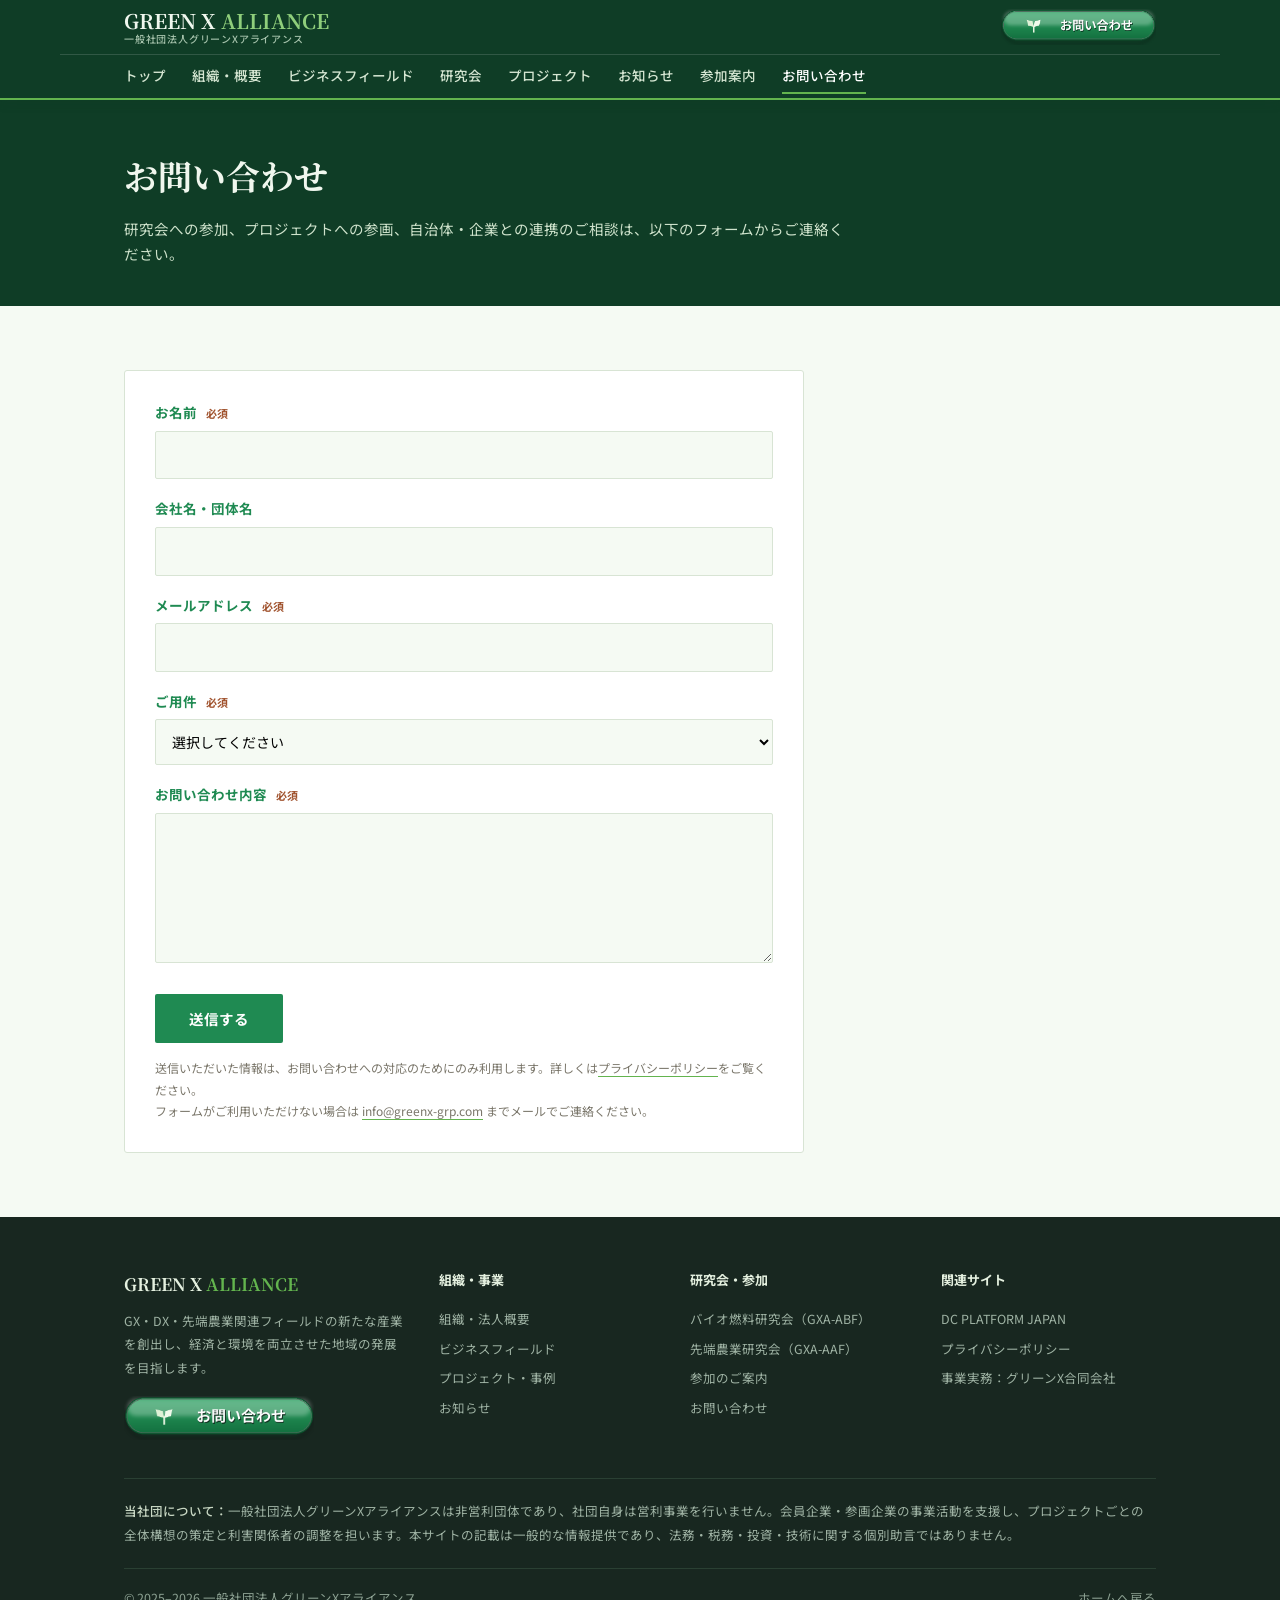
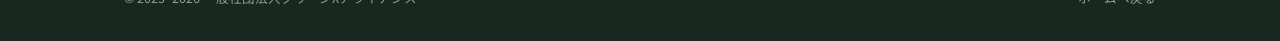
<file: contact.html>
<!DOCTYPE html>
<html lang="ja">
<head>
<meta charset="UTF-8">
<meta name="viewport" content="width=device-width, initial-scale=1.0">
<title>お問い合わせ｜一般社団法人グリーンXアライアンス</title>
<meta name="description" content="グリーンXアライアンスへのお問い合わせフォーム。研究会への参加、プロジェクトへの参画、自治体・企業との連携のご相談を受け付けています。">
<meta property="og:site_name" content="グリーンXアライアンス">
<meta property="og:title" content="お問い合わせ｜一般社団法人グリーンXアライアンス">
<meta property="og:description" content="グリーンXアライアンスへのお問い合わせフォーム。研究会への参加、プロジェクトへの参画、自治体・企業との連携のご相談を受け付けています。">
<meta property="og:type" content="website">
<meta property="og:url" content="https://www.greenxalliance.org/contact.html">
<meta name="twitter:card" content="summary">
<link rel="canonical" href="https://www.greenxalliance.org/contact.html">
<link rel="preconnect" href="https://fonts.googleapis.com">
<link href="https://fonts.googleapis.com/css2?family=Noto+Serif+JP:wght@500;600;700&family=Noto+Sans+JP:wght@400;500;700&family=IBM+Plex+Mono:wght@400;500;600&display=swap" rel="stylesheet">
<link rel="stylesheet" href="style.css">
</head>
<body>
<header>
  <div class="wrap nav-top">
    <a href="index.html" class="logo serif">GREEN X <em>ALLIANCE</em><span class="sub">一般社団法人グリーンXアライアンス</span></a>
    <a class="img-btn" href="contact.html"><img src="assets/btn-contact.png" alt="お問い合わせ" width="155" height="36"></a>
  </div>
  <nav class="wrap nav-menu" aria-label="主要メニュー">
    <a href="index.html">トップ</a>
    <a href="about.html">組織・概要</a>
    <a href="business.html">ビジネスフィールド</a>
    <a href="research.html">研究会</a>
    <a href="projects.html">プロジェクト</a>
    <a href="news.html">お知らせ</a>
    <a href="member.html">参加案内</a>
    <a href="contact.html" class="on">お問い合わせ</a>
  </nav>
</header>

<div class="page-hero">
  <div class="wrap">
    <h1 class="serif">お問い合わせ</h1>
    <p>研究会への参加、プロジェクトへの参画、自治体・企業との連携のご相談は、以下のフォームからご連絡ください。</p>
  </div>
</div>

<section>
  <div class="wrap">
    <form class="form reveal" action="https://formspree.io/f/mlgqeblo" method="POST">
      <label for="name">お名前 <span class="req">必須</span></label>
      <input type="text" id="name" name="name" required autocomplete="name">

      <label for="org">会社名・団体名</label>
      <input type="text" id="org" name="organization" autocomplete="organization">

      <label for="email">メールアドレス <span class="req">必須</span></label>
      <input type="email" id="email" name="email" required autocomplete="email">

      <label for="topic">ご用件 <span class="req">必須</span></label>
      <select id="topic" name="topic" required>
        <option value="">選択してください</option>
        <option>社団への入会・研究会への参加について</option>
        <option>プロジェクトへの参画について</option>
        <option>自治体・地域との連携について</option>
        <option>取材・講演のご依頼</option>
        <option>その他</option>
      </select>

      <label for="message">お問い合わせ内容 <span class="req">必須</span></label>
      <textarea id="message" name="message" required></textarea>

      <button type="submit">送信する</button>
      <p class="note">送信いただいた情報は、お問い合わせへの対応のためにのみ利用します。詳しくは<a href="privacy.html" style="border-bottom:1px solid var(--gold);">プライバシーポリシー</a>をご覧ください。<br>フォームがご利用いただけない場合は <a href="mailto:info@greenx-grp.com" style="border-bottom:1px solid var(--gold);">info@greenx-grp.com</a> までメールでご連絡ください。</p>
    </form>
  </div>
</section>

<footer>
  <div class="wrap">
    <div class="f-grid">
      <div class="f-brand">
        <span class="flogo">GREEN X <em>ALLIANCE</em></span>
        <p>GX・DX・先端農業関連フィールドの新たな産業を創出し、経済と環境を両立させた地域の発展を目指します。</p>
        <a class="img-btn" href="contact.html"><img src="assets/btn-contact.png" alt="お問い合わせ" width="190" height="44"></a>
      </div>
      <div>
        <h5>組織・事業</h5>
        <ul>
          <li><a href="about.html">組織・法人概要</a></li>
          <li><a href="business.html">ビジネスフィールド</a></li>
          <li><a href="projects.html">プロジェクト・事例</a></li>
          <li><a href="news.html">お知らせ</a></li>
        </ul>
      </div>
      <div>
        <h5>研究会・参加</h5>
        <ul>
          <li><a href="research.html">バイオ燃料研究会（GXA-ABF）</a></li>
          <li><a href="research.html">先端農業研究会（GXA-AAF）</a></li>
          <li><a href="member.html">参加のご案内</a></li>
          <li><a href="contact.html">お問い合わせ</a></li>
        </ul>
      </div>
      <div>
        <h5>関連サイト</h5>
        <ul>
          <li><a href="https://dcplatform.jp" target="_blank" rel="noopener">DC PLATFORM JAPAN</a></li>
          <li><a href="privacy.html">プライバシーポリシー</a></li>
          <li>事業実務：グリーンX合同会社</li>
        </ul>
      </div>
    </div>
    <div class="f-note">
      <b>当社団について：</b>一般社団法人グリーンXアライアンスは非営利団体であり、社団自身は営利事業を行いません。会員企業・参画企業の事業活動を支援し、プロジェクトごとの全体構想の策定と利害関係者の調整を担います。本サイトの記載は一般的な情報提供であり、法務・税務・投資・技術に関する個別助言ではありません。
    </div>
    <div class="f-bottom">
      <span>© 2025–2026 一般社団法人グリーンXアライアンス</span>
      <a href="index.html">ホームへ戻る</a>
    </div>
  </div>
</footer>

<script>
const io = new IntersectionObserver((es)=>{es.forEach(e=>{if(e.isIntersecting){e.target.classList.add('in');io.unobserve(e.target);}})},{threshold:.12});
document.querySelectorAll('.reveal').forEach(el=>io.observe(el));
</script>
</body>
</html>
</file>
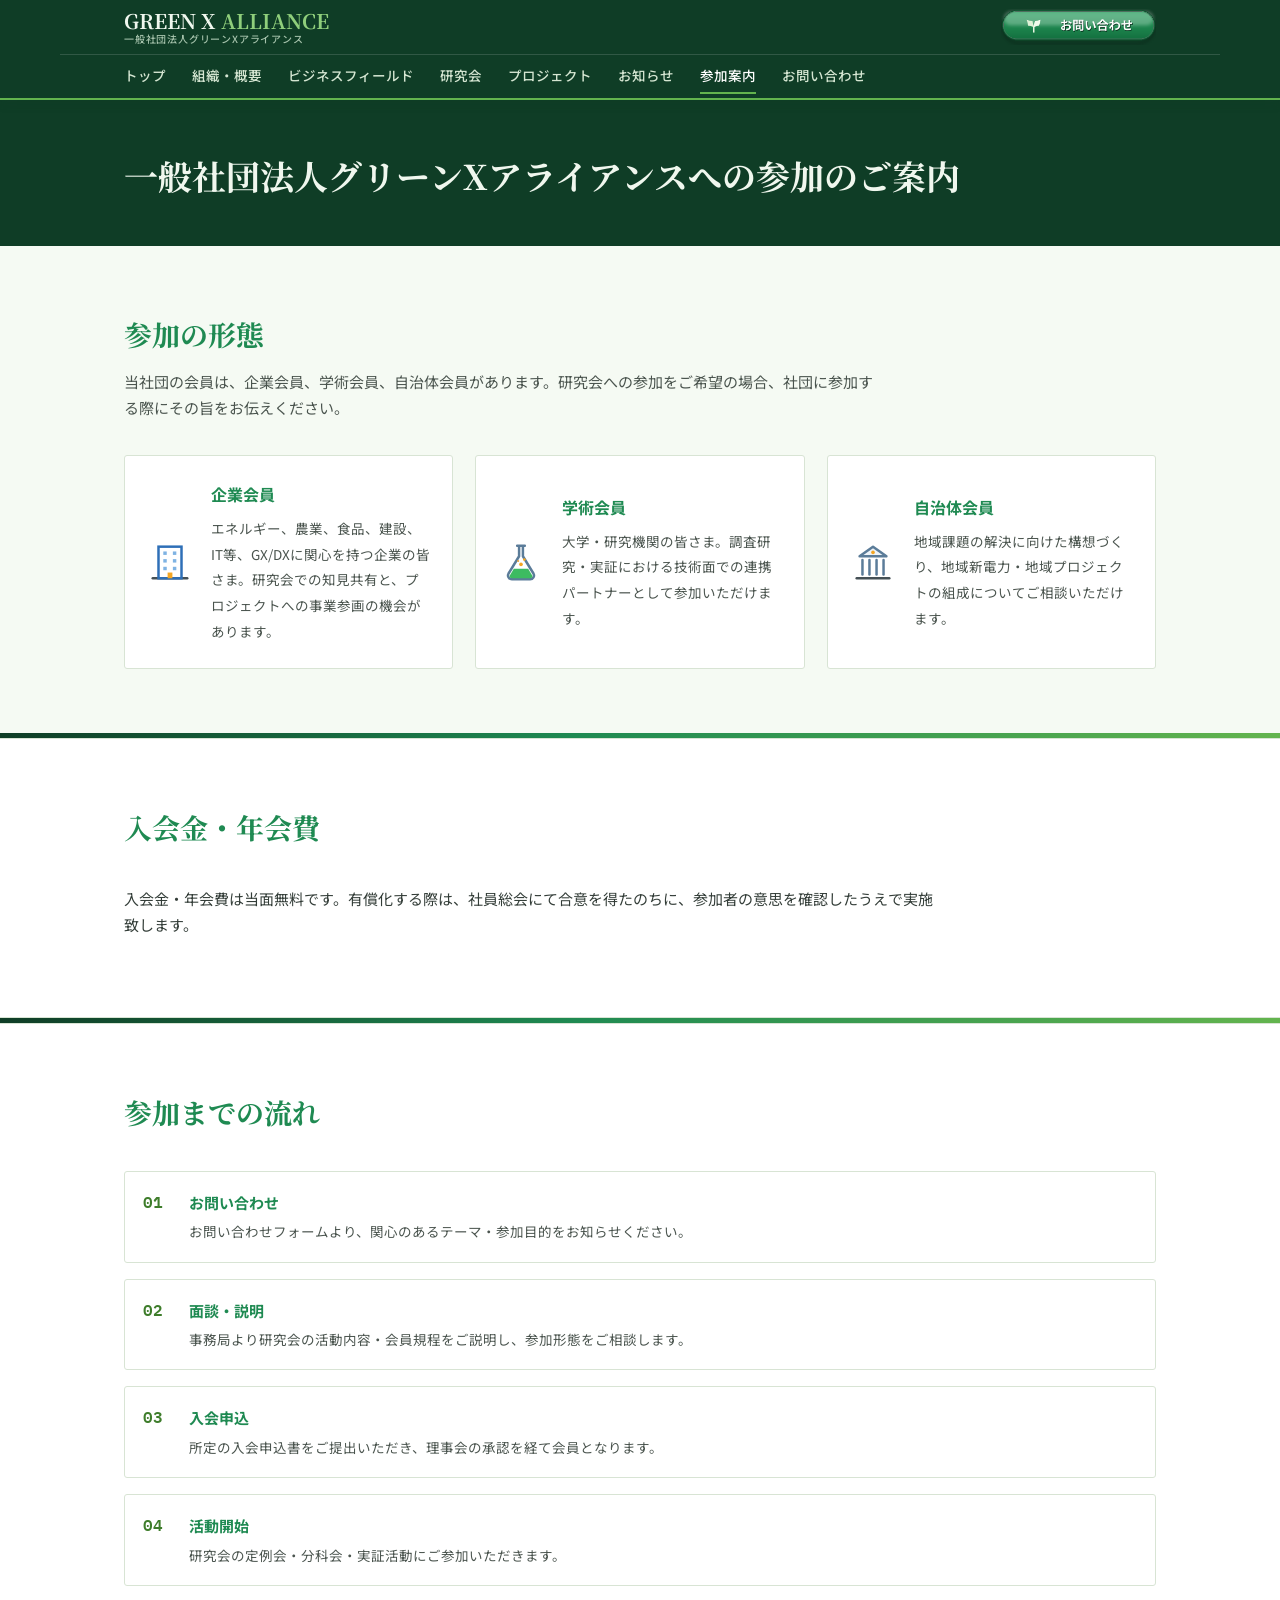
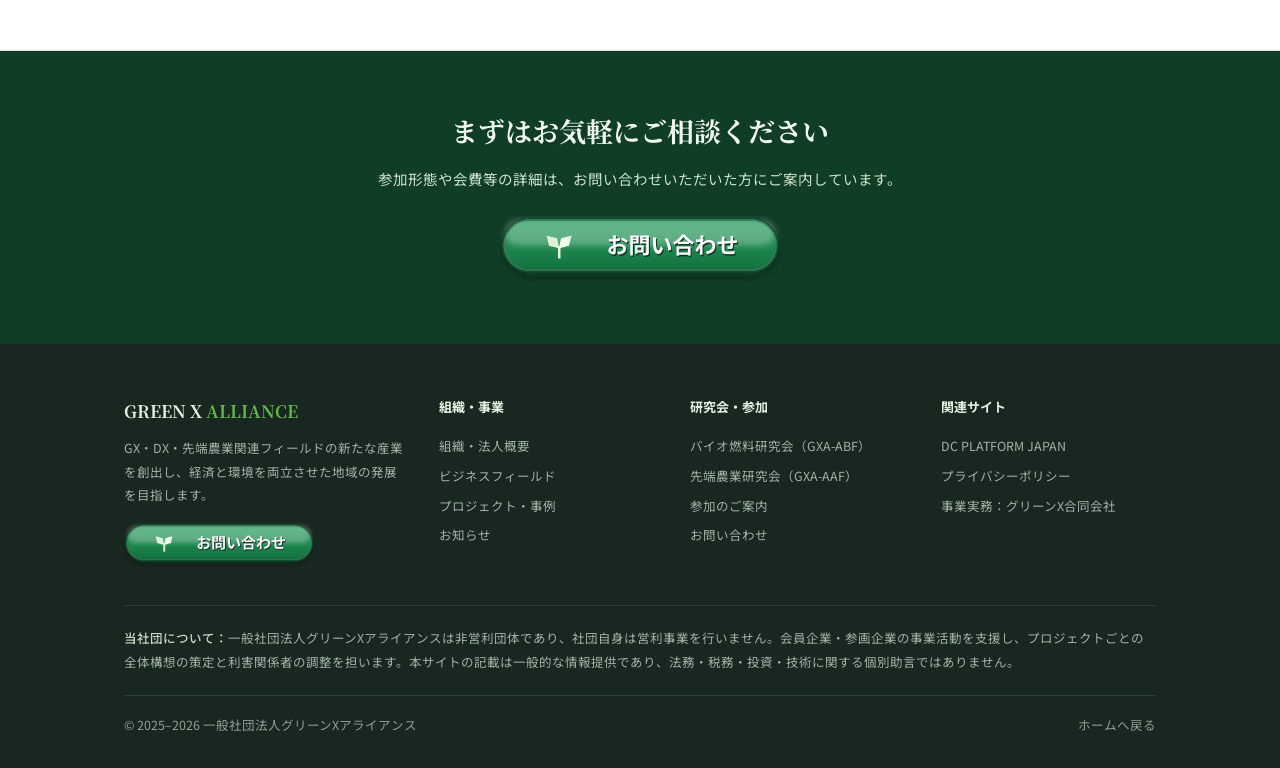
<file: member.html>
<!DOCTYPE html>
<html lang="ja">
<head>
<meta charset="UTF-8">
<meta name="viewport" content="width=device-width, initial-scale=1.0">
<title>参加のご案内｜一般社団法人グリーンXアライアンス</title>
<meta name="description" content="グリーンXアライアンスの研究会（バイオ燃料研究会・先端農業研究会）への参加案内。企業・研究機関・自治体の皆さまの参加をお待ちしています。">
<meta property="og:site_name" content="グリーンXアライアンス">
<meta property="og:title" content="参加のご案内｜一般社団法人グリーンXアライアンス">
<meta property="og:description" content="グリーンXアライアンスの研究会（バイオ燃料研究会・先端農業研究会）への参加案内。企業・研究機関・自治体の皆さまの参加をお待ちしています。">
<meta property="og:type" content="website">
<meta property="og:url" content="https://www.greenxalliance.org/member.html">
<meta name="twitter:card" content="summary">
<link rel="canonical" href="https://www.greenxalliance.org/member.html">
<link rel="preconnect" href="https://fonts.googleapis.com">
<link href="https://fonts.googleapis.com/css2?family=Noto+Serif+JP:wght@500;600;700&family=Noto+Sans+JP:wght@400;500;700&family=IBM+Plex+Mono:wght@400;500;600&display=swap" rel="stylesheet">
<link rel="stylesheet" href="style.css">
</head>
<body>
<header>
  <div class="wrap nav-top">
    <a href="index.html" class="logo serif">GREEN X <em>ALLIANCE</em><span class="sub">一般社団法人グリーンXアライアンス</span></a>
    <a class="img-btn" href="contact.html"><img src="assets/btn-contact.png" alt="お問い合わせ" width="155" height="36"></a>
  </div>
  <nav class="wrap nav-menu" aria-label="主要メニュー">
    <a href="index.html">トップ</a>
    <a href="about.html">組織・概要</a>
    <a href="business.html">ビジネスフィールド</a>
    <a href="research.html">研究会</a>
    <a href="projects.html">プロジェクト</a>
    <a href="news.html">お知らせ</a>
    <a href="member.html" class="on">参加案内</a>
    <a href="contact.html">お問い合わせ</a>
  </nav>
</header>

<div class="page-hero">
  <div class="wrap">
    <h1 class="serif">一般社団法人グリーンXアライアンスへの参加のご案内</h1>
  </div>
</div>

<section>
  <div class="wrap">
    <div class="sec-head reveal">
      <h2 class="serif">参加の形態</h2>
      <p>当社団の会員は、企業会員、学術会員、自治体会員があります。研究会への参加をご希望の場合、社団に参加する際にその旨をお伝えください。</p>
    </div>
    <div class="grid g3">
      <div class="card reveal card-icon"><div class="cicon-l"><svg viewBox="0 0 48 48" fill="none" xmlns="http://www.w3.org/2000/svg" aria-hidden="true"><path d="M6 41 H42" stroke="#455055" stroke-width="2.6" stroke-linecap="round"/><rect x="12" y="8" width="24" height="33" stroke="#2E6FB7" stroke-width="2.6"/><g fill="#7FB3E3"><rect x="17" y="13" width="3.6" height="3.6"/><rect x="27" y="13" width="3.6" height="3.6"/><rect x="17" y="21" width="3.6" height="3.6"/><rect x="27" y="21" width="3.6" height="3.6"/><rect x="17" y="29" width="3.6" height="3.6"/><rect x="27" y="29" width="3.6" height="3.6"/></g><rect x="21.5" y="35" width="5" height="6" fill="#F5A623"/></svg></div><div class="cbody"><h3>企業会員</h3><p>エネルギー、農業、食品、建設、IT等、GX/DXに関心を持つ企業の皆さま。研究会での知見共有と、プロジェクトへの事業参画の機会があります。</p></div></div>
      <div class="card reveal card-icon"><div class="cicon-l"><svg viewBox="0 0 48 48" fill="none" xmlns="http://www.w3.org/2000/svg" aria-hidden="true"><path d="M20 7 H28 M22 7 V18 L11 36 A4 4 0 0 0 14.5 42 H33.5 A4 4 0 0 0 37 36 L26 18 V7" stroke="#5B7C99" stroke-width="2.6" stroke-linecap="round" stroke-linejoin="round"/><path d="M16.5 31 H31.5 L36 38.5 A2.5 2.5 0 0 1 33.5 41 H14.5 A2.5 2.5 0 0 1 12 38.5 Z" fill="#3DBB61"/><circle cx="24" cy="26.5" r="1.9" fill="#F5A623"/><circle cx="27.5" cy="21.5" r="1.4" fill="#F5A623"/><circle cx="21" cy="23" r="1.1" fill="#E8A33D"/></svg></div><div class="cbody"><h3>学術会員</h3><p>大学・研究機関の皆さま。調査研究・実証における技術面での連携パートナーとして参加いただけます。</p></div></div>
      <div class="card reveal card-icon"><div class="cicon-l"><svg viewBox="0 0 48 48" fill="none" xmlns="http://www.w3.org/2000/svg" aria-hidden="true"><path d="M7 41 H41" stroke="#455055" stroke-width="2.6" stroke-linecap="round"/><path d="M10 18 L24 8 L38 18 Z" fill="#EDF3F8" stroke="#5B7C99" stroke-width="2.6" stroke-linejoin="round"/><g stroke="#5B7C99" stroke-width="2.6" stroke-linecap="round"><line x1="13" y1="22" x2="13" y2="37"/><line x1="20.3" y1="22" x2="20.3" y2="37"/><line x1="27.7" y1="22" x2="27.7" y2="37"/><line x1="35" y1="22" x2="35" y2="37"/></g><circle cx="24" cy="14" r="1.9" fill="#F5A623"/></svg></div><div class="cbody"><h3>自治体会員</h3><p>地域課題の解決に向けた構想づくり、地域新電力・地域プロジェクトの組成についてご相談いただけます。</p></div></div>
    </div>
  </div>
</section>
<div class="sec-divider" aria-hidden="true"></div>

<section class="alt">
  <div class="wrap">
    <div class="sec-head reveal">
      <h2 class="serif">入会金・年会費</h2>
    </div>
    <div class="prose reveal">
      <p>入会金・年会費は当面無料です。有償化する際は、社員総会にて合意を得たのちに、参加者の意思を確認したうえで実施致します。</p>
    </div>
  </div>
</section>
<div class="sec-divider" aria-hidden="true"></div>
<section class="alt">
  <div class="wrap">
    <div class="sec-head reveal">
      <h2 class="serif">参加までの流れ</h2>
    </div>
    <div class="steps">
      <div class="step reveal"><h3>お問い合わせ</h3><p>お問い合わせフォームより、関心のあるテーマ・参加目的をお知らせください。</p></div>
      <div class="step reveal"><h3>面談・説明</h3><p>事務局より研究会の活動内容・会員規程をご説明し、参加形態をご相談します。</p></div>
      <div class="step reveal"><h3>入会申込</h3><p>所定の入会申込書をご提出いただき、理事会の承認を経て会員となります。</p></div>
      <div class="step reveal"><h3>活動開始</h3><p>研究会の定例会・分科会・実証活動にご参加いただきます。</p></div>
    </div>
  </div>
</section>

<div class="cta-band">
  <div class="wrap">
    <h2 class="serif">まずはお気軽にご相談ください</h2>
    <p>参加形態や会費等の詳細は、お問い合わせいただいた方にご案内しています。</p>
    <a class="img-btn" href="contact.html"><img src="assets/btn-contact.png" alt="お問い合わせ" width="280" height="65"></a>
  </div>
</div>

<footer>
  <div class="wrap">
    <div class="f-grid">
      <div class="f-brand">
        <span class="flogo">GREEN X <em>ALLIANCE</em></span>
        <p>GX・DX・先端農業関連フィールドの新たな産業を創出し、経済と環境を両立させた地域の発展を目指します。</p>
        <a class="img-btn" href="contact.html"><img src="assets/btn-contact.png" alt="お問い合わせ" width="190" height="44"></a>
      </div>
      <div>
        <h5>組織・事業</h5>
        <ul>
          <li><a href="about.html">組織・法人概要</a></li>
          <li><a href="business.html">ビジネスフィールド</a></li>
          <li><a href="projects.html">プロジェクト・事例</a></li>
          <li><a href="news.html">お知らせ</a></li>
        </ul>
      </div>
      <div>
        <h5>研究会・参加</h5>
        <ul>
          <li><a href="research.html">バイオ燃料研究会（GXA-ABF）</a></li>
          <li><a href="research.html">先端農業研究会（GXA-AAF）</a></li>
          <li><a href="member.html">参加のご案内</a></li>
          <li><a href="contact.html">お問い合わせ</a></li>
        </ul>
      </div>
      <div>
        <h5>関連サイト</h5>
        <ul>
          <li><a href="https://dcplatform.jp" target="_blank" rel="noopener">DC PLATFORM JAPAN</a></li>
          <li><a href="privacy.html">プライバシーポリシー</a></li>
          <li>事業実務：グリーンX合同会社</li>
        </ul>
      </div>
    </div>
    <div class="f-note">
      <b>当社団について：</b>一般社団法人グリーンXアライアンスは非営利団体であり、社団自身は営利事業を行いません。会員企業・参画企業の事業活動を支援し、プロジェクトごとの全体構想の策定と利害関係者の調整を担います。本サイトの記載は一般的な情報提供であり、法務・税務・投資・技術に関する個別助言ではありません。
    </div>
    <div class="f-bottom">
      <span>© 2025–2026 一般社団法人グリーンXアライアンス</span>
      <a href="index.html">ホームへ戻る</a>
    </div>
  </div>
</footer>

<script>
const io = new IntersectionObserver((es)=>{es.forEach(e=>{if(e.isIntersecting){e.target.classList.add('in');io.unobserve(e.target);}})},{threshold:.12});
document.querySelectorAll('.reveal').forEach(el=>io.observe(el));
</script>
</body>
</html>
</file>
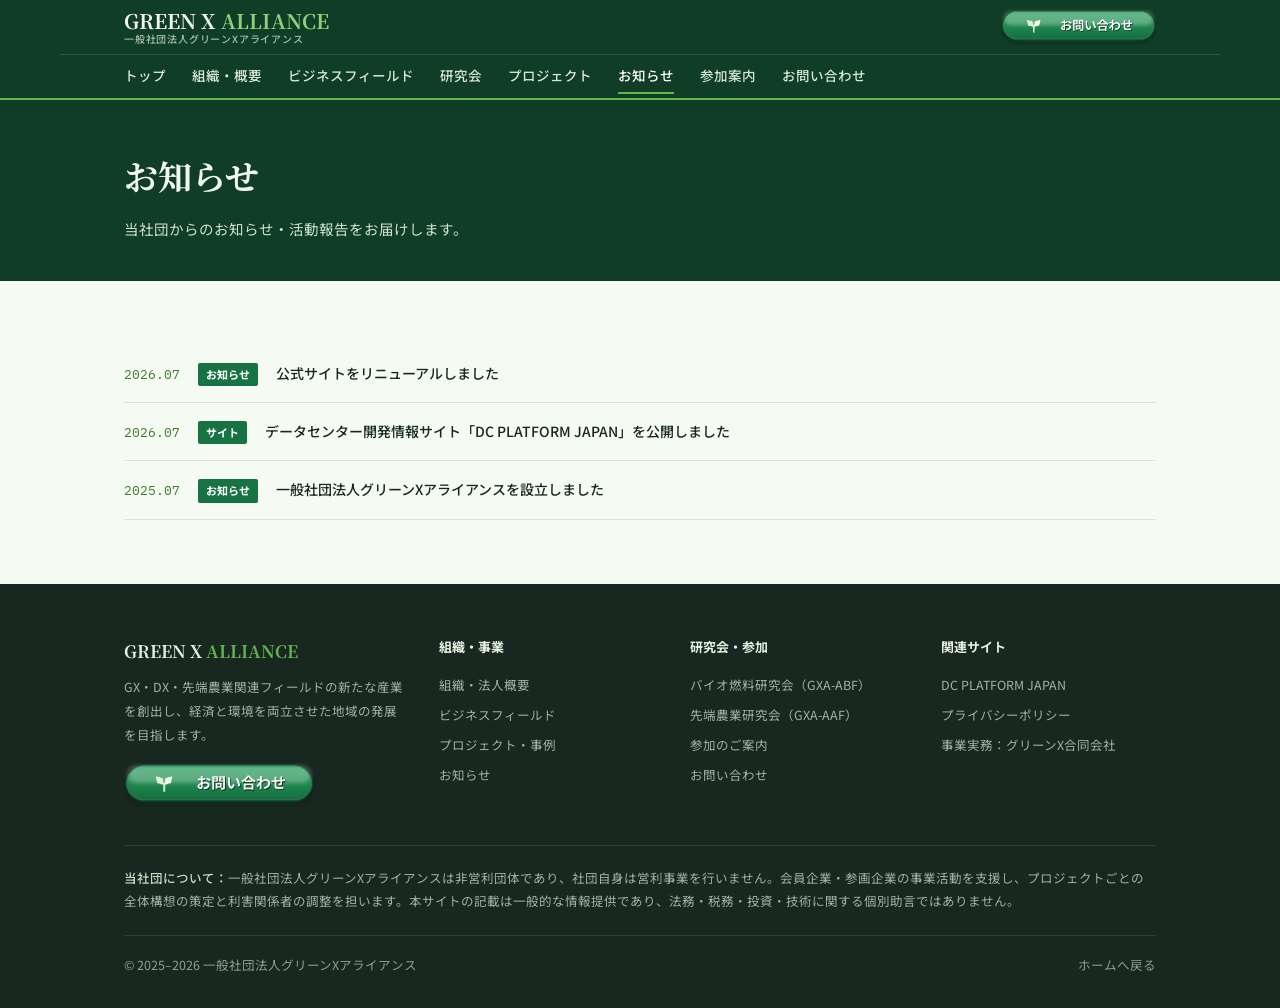
<file: news.html>
<!DOCTYPE html>
<html lang="ja">
<head>
<meta charset="UTF-8">
<meta name="viewport" content="width=device-width, initial-scale=1.0">
<title>お知らせ｜一般社団法人グリーンXアライアンス</title>
<meta name="description" content="一般社団法人グリーンXアライアンスからのお知らせ・活動報告の一覧です。">
<meta property="og:site_name" content="グリーンXアライアンス">
<meta property="og:title" content="お知らせ｜一般社団法人グリーンXアライアンス">
<meta property="og:description" content="一般社団法人グリーンXアライアンスからのお知らせ・活動報告の一覧です。">
<meta property="og:type" content="website">
<meta property="og:url" content="https://www.greenxalliance.org/news.html">
<meta name="twitter:card" content="summary">
<link rel="canonical" href="https://www.greenxalliance.org/news.html">
<link rel="preconnect" href="https://fonts.googleapis.com">
<link href="https://fonts.googleapis.com/css2?family=Noto+Serif+JP:wght@500;600;700&family=Noto+Sans+JP:wght@400;500;700&family=IBM+Plex+Mono:wght@400;500;600&display=swap" rel="stylesheet">
<link rel="stylesheet" href="style.css">
</head>
<body>
<header>
  <div class="wrap nav-top">
    <a href="index.html" class="logo serif">GREEN X <em>ALLIANCE</em><span class="sub">一般社団法人グリーンXアライアンス</span></a>
    <a class="img-btn" href="contact.html"><img src="assets/btn-contact.png" alt="お問い合わせ" width="155" height="36"></a>
  </div>
  <nav class="wrap nav-menu" aria-label="主要メニュー">
    <a href="index.html">トップ</a>
    <a href="about.html">組織・概要</a>
    <a href="business.html">ビジネスフィールド</a>
    <a href="research.html">研究会</a>
    <a href="projects.html">プロジェクト</a>
    <a href="news.html" class="on">お知らせ</a>
    <a href="member.html">参加案内</a>
    <a href="contact.html">お問い合わせ</a>
  </nav>
</header>

<div class="page-hero">
  <div class="wrap">
    <h1 class="serif">お知らせ</h1>
    <p>当社団からのお知らせ・活動報告をお届けします。</p>
  </div>
</div>

<section>
  <div class="wrap">
    <ul class="news-list reveal">
      <li><span class="date">2026.07</span><span class="cat">お知らせ</span><span class="ttl">公式サイトをリニューアルしました</span></li>
      <li><span class="date">2026.07</span><span class="cat">サイト</span><span class="ttl">データセンター開発情報サイト「DC PLATFORM JAPAN」を公開しました</span></li>
      <li><span class="date">2025.07</span><span class="cat">お知らせ</span><span class="ttl">一般社団法人グリーンXアライアンスを設立しました</span></li>
    </ul>
  </div>
</section>

<footer>
  <div class="wrap">
    <div class="f-grid">
      <div class="f-brand">
        <span class="flogo">GREEN X <em>ALLIANCE</em></span>
        <p>GX・DX・先端農業関連フィールドの新たな産業を創出し、経済と環境を両立させた地域の発展を目指します。</p>
        <a class="img-btn" href="contact.html"><img src="assets/btn-contact.png" alt="お問い合わせ" width="190" height="44"></a>
      </div>
      <div>
        <h5>組織・事業</h5>
        <ul>
          <li><a href="about.html">組織・法人概要</a></li>
          <li><a href="business.html">ビジネスフィールド</a></li>
          <li><a href="projects.html">プロジェクト・事例</a></li>
          <li><a href="news.html">お知らせ</a></li>
        </ul>
      </div>
      <div>
        <h5>研究会・参加</h5>
        <ul>
          <li><a href="research.html">バイオ燃料研究会（GXA-ABF）</a></li>
          <li><a href="research.html">先端農業研究会（GXA-AAF）</a></li>
          <li><a href="member.html">参加のご案内</a></li>
          <li><a href="contact.html">お問い合わせ</a></li>
        </ul>
      </div>
      <div>
        <h5>関連サイト</h5>
        <ul>
          <li><a href="https://dcplatform.jp" target="_blank" rel="noopener">DC PLATFORM JAPAN</a></li>
          <li><a href="privacy.html">プライバシーポリシー</a></li>
          <li>事業実務：グリーンX合同会社</li>
        </ul>
      </div>
    </div>
    <div class="f-note">
      <b>当社団について：</b>一般社団法人グリーンXアライアンスは非営利団体であり、社団自身は営利事業を行いません。会員企業・参画企業の事業活動を支援し、プロジェクトごとの全体構想の策定と利害関係者の調整を担います。本サイトの記載は一般的な情報提供であり、法務・税務・投資・技術に関する個別助言ではありません。
    </div>
    <div class="f-bottom">
      <span>© 2025–2026 一般社団法人グリーンXアライアンス</span>
      <a href="index.html">ホームへ戻る</a>
    </div>
  </div>
</footer>

<script>
const io = new IntersectionObserver((es)=>{es.forEach(e=>{if(e.isIntersecting){e.target.classList.add('in');io.unobserve(e.target);}})},{threshold:.12});
document.querySelectorAll('.reveal').forEach(el=>io.observe(el));
</script>
</body>
</html>
</file>
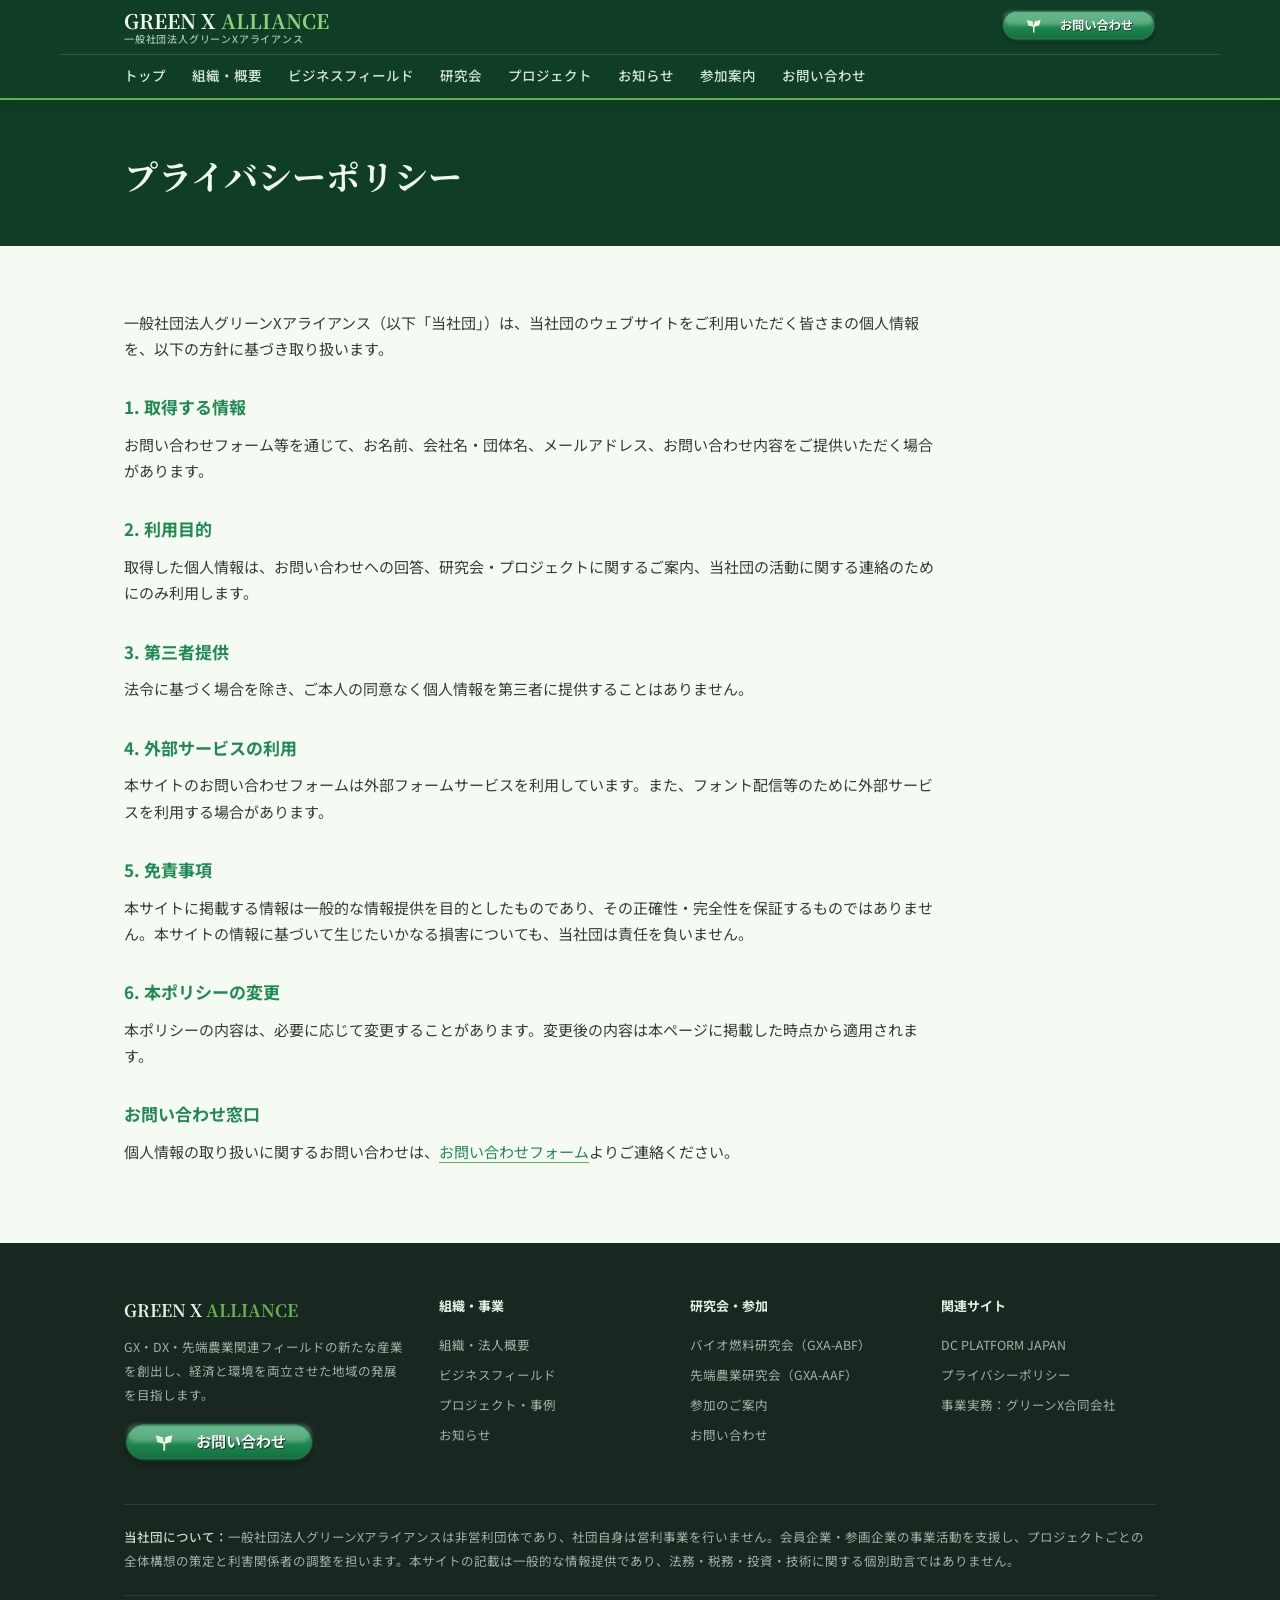
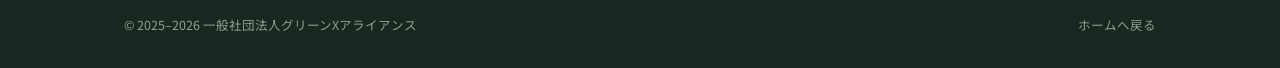
<file: privacy.html>
<!DOCTYPE html>
<html lang="ja">
<head>
<meta charset="UTF-8">
<meta name="viewport" content="width=device-width, initial-scale=1.0">
<title>プライバシーポリシー｜一般社団法人グリーンXアライアンス</title>
<meta name="description" content="一般社団法人グリーンXアライアンスのプライバシーポリシー・免責事項です。">
<meta property="og:site_name" content="グリーンXアライアンス">
<meta property="og:title" content="プライバシーポリシー｜一般社団法人グリーンXアライアンス">
<meta property="og:description" content="一般社団法人グリーンXアライアンスのプライバシーポリシー・免責事項です。">
<meta property="og:type" content="website">
<meta property="og:url" content="https://www.greenxalliance.org/privacy.html">
<meta name="twitter:card" content="summary">
<link rel="canonical" href="https://www.greenxalliance.org/privacy.html">
<link rel="preconnect" href="https://fonts.googleapis.com">
<link href="https://fonts.googleapis.com/css2?family=Noto+Serif+JP:wght@500;600;700&family=Noto+Sans+JP:wght@400;500;700&family=IBM+Plex+Mono:wght@400;500;600&display=swap" rel="stylesheet">
<link rel="stylesheet" href="style.css">
</head>
<body>
<header>
  <div class="wrap nav-top">
    <a href="index.html" class="logo serif">GREEN X <em>ALLIANCE</em><span class="sub">一般社団法人グリーンXアライアンス</span></a>
    <a class="img-btn" href="contact.html"><img src="assets/btn-contact.png" alt="お問い合わせ" width="155" height="36"></a>
  </div>
  <nav class="wrap nav-menu" aria-label="主要メニュー">
    <a href="index.html">トップ</a>
    <a href="about.html">組織・概要</a>
    <a href="business.html">ビジネスフィールド</a>
    <a href="research.html">研究会</a>
    <a href="projects.html">プロジェクト</a>
    <a href="news.html">お知らせ</a>
    <a href="member.html">参加案内</a>
    <a href="contact.html">お問い合わせ</a>
  </nav>
</header>

<div class="page-hero">
  <div class="wrap">
    <h1 class="serif">プライバシーポリシー</h1>
  </div>
</div>

<section>
  <div class="wrap">
    <div class="prose reveal">
      <p>一般社団法人グリーンXアライアンス（以下「当社団」）は、当社団のウェブサイトをご利用いただく皆さまの個人情報を、以下の方針に基づき取り扱います。</p>

      <h3>1. 取得する情報</h3>
      <p>お問い合わせフォーム等を通じて、お名前、会社名・団体名、メールアドレス、お問い合わせ内容をご提供いただく場合があります。</p>

      <h3>2. 利用目的</h3>
      <p>取得した個人情報は、お問い合わせへの回答、研究会・プロジェクトに関するご案内、当社団の活動に関する連絡のためにのみ利用します。</p>

      <h3>3. 第三者提供</h3>
      <p>法令に基づく場合を除き、ご本人の同意なく個人情報を第三者に提供することはありません。</p>

      <h3>4. 外部サービスの利用</h3>
      <p>本サイトのお問い合わせフォームは外部フォームサービスを利用しています。また、フォント配信等のために外部サービスを利用する場合があります。</p>

      <h3>5. 免責事項</h3>
      <p>本サイトに掲載する情報は一般的な情報提供を目的としたものであり、その正確性・完全性を保証するものではありません。本サイトの情報に基づいて生じたいかなる損害についても、当社団は責任を負いません。</p>

      <h3>6. 本ポリシーの変更</h3>
      <p>本ポリシーの内容は、必要に応じて変更することがあります。変更後の内容は本ページに掲載した時点から適用されます。</p>

      <h3>お問い合わせ窓口</h3>
      <p>個人情報の取り扱いに関するお問い合わせは、<a href="contact.html" style="color:var(--green);border-bottom:1px solid var(--gold);">お問い合わせフォーム</a>よりご連絡ください。</p>
    </div>
  </div>
</section>

<footer>
  <div class="wrap">
    <div class="f-grid">
      <div class="f-brand">
        <span class="flogo">GREEN X <em>ALLIANCE</em></span>
        <p>GX・DX・先端農業関連フィールドの新たな産業を創出し、経済と環境を両立させた地域の発展を目指します。</p>
        <a class="img-btn" href="contact.html"><img src="assets/btn-contact.png" alt="お問い合わせ" width="190" height="44"></a>
      </div>
      <div>
        <h5>組織・事業</h5>
        <ul>
          <li><a href="about.html">組織・法人概要</a></li>
          <li><a href="business.html">ビジネスフィールド</a></li>
          <li><a href="projects.html">プロジェクト・事例</a></li>
          <li><a href="news.html">お知らせ</a></li>
        </ul>
      </div>
      <div>
        <h5>研究会・参加</h5>
        <ul>
          <li><a href="research.html">バイオ燃料研究会（GXA-ABF）</a></li>
          <li><a href="research.html">先端農業研究会（GXA-AAF）</a></li>
          <li><a href="member.html">参加のご案内</a></li>
          <li><a href="contact.html">お問い合わせ</a></li>
        </ul>
      </div>
      <div>
        <h5>関連サイト</h5>
        <ul>
          <li><a href="https://dcplatform.jp" target="_blank" rel="noopener">DC PLATFORM JAPAN</a></li>
          <li><a href="privacy.html">プライバシーポリシー</a></li>
          <li>事業実務：グリーンX合同会社</li>
        </ul>
      </div>
    </div>
    <div class="f-note">
      <b>当社団について：</b>一般社団法人グリーンXアライアンスは非営利団体であり、社団自身は営利事業を行いません。会員企業・参画企業の事業活動を支援し、プロジェクトごとの全体構想の策定と利害関係者の調整を担います。本サイトの記載は一般的な情報提供であり、法務・税務・投資・技術に関する個別助言ではありません。
    </div>
    <div class="f-bottom">
      <span>© 2025–2026 一般社団法人グリーンXアライアンス</span>
      <a href="index.html">ホームへ戻る</a>
    </div>
  </div>
</footer>

<script>
const io = new IntersectionObserver((es)=>{es.forEach(e=>{if(e.isIntersecting){e.target.classList.add('in');io.unobserve(e.target);}})},{threshold:.12});
document.querySelectorAll('.reveal').forEach(el=>io.observe(el));
</script>
</body>
</html>
</file>
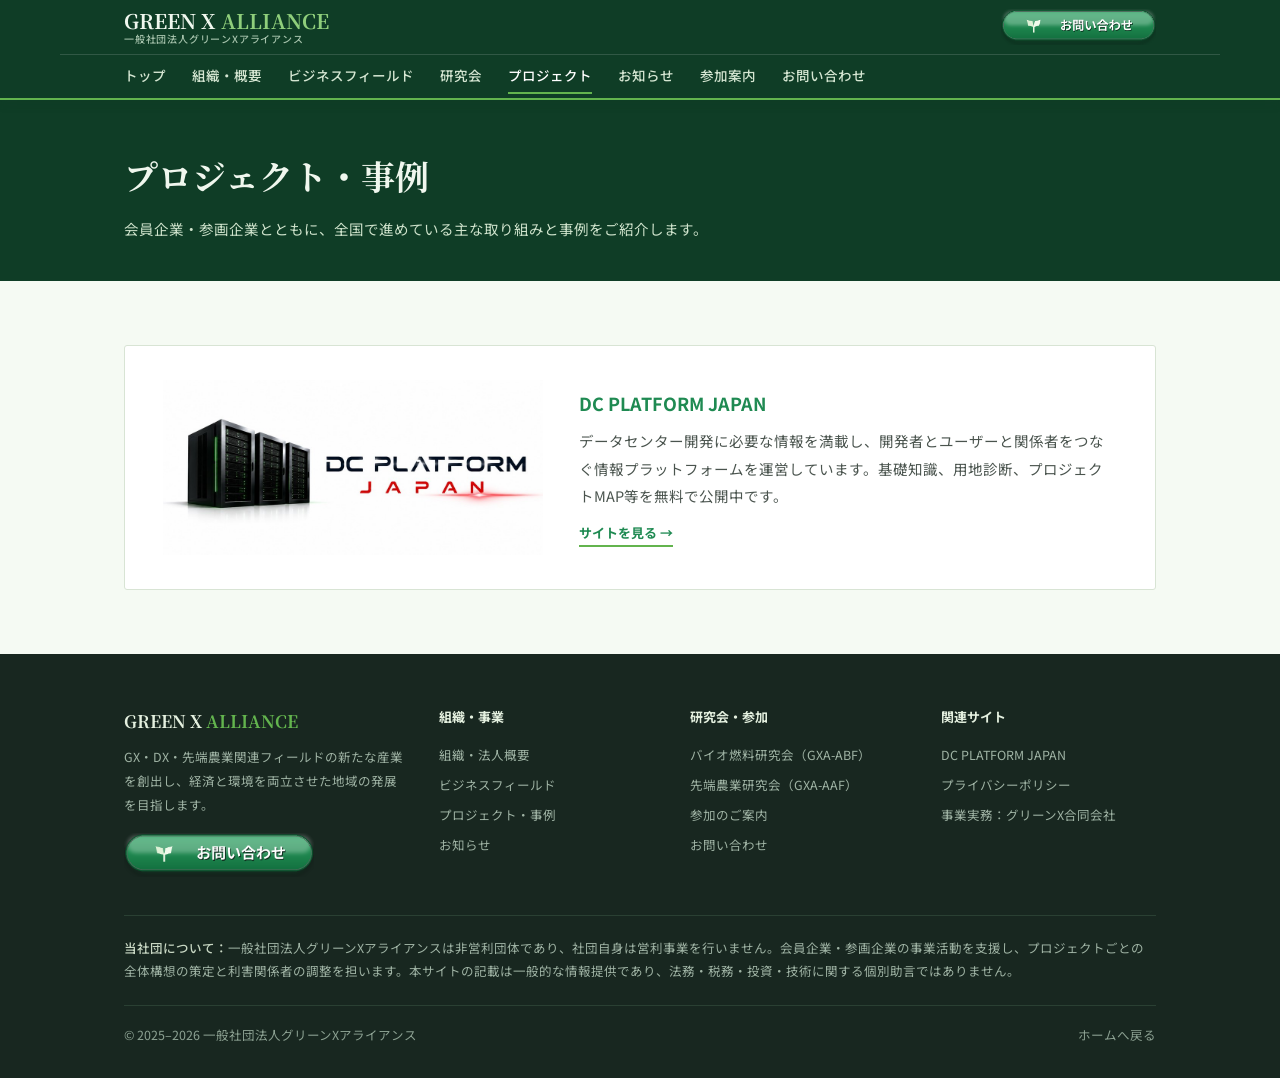
<file: projects.html>
<!DOCTYPE html>
<html lang="ja">
<head>
<meta charset="UTF-8">
<meta name="viewport" content="width=device-width, initial-scale=1.0">
<title>プロジェクト・事例｜一般社団法人グリーンXアライアンス</title>
<meta name="description" content="営農型太陽光発電、系統用蓄電所、DC PLATFORM JAPAN、カリナタSAF、アシタバ、サフラン、陸上養殖など、グリーンXアライアンスの取り組みと事例のご紹介。">
<meta property="og:site_name" content="グリーンXアライアンス">
<meta property="og:title" content="プロジェクト・事例｜一般社団法人グリーンXアライアンス">
<meta property="og:description" content="営農型太陽光発電、系統用蓄電所、DC PLATFORM JAPAN、カリナタSAF、アシタバ、サフラン、陸上養殖など、グリーンXアライアンスの取り組みと事例のご紹介。">
<meta property="og:type" content="website">
<meta property="og:url" content="https://www.greenxalliance.org/projects.html">
<meta name="twitter:card" content="summary">
<link rel="canonical" href="https://www.greenxalliance.org/projects.html">
<link rel="preconnect" href="https://fonts.googleapis.com">
<link href="https://fonts.googleapis.com/css2?family=Noto+Serif+JP:wght@500;600;700&family=Noto+Sans+JP:wght@400;500;700&family=IBM+Plex+Mono:wght@400;500;600&display=swap" rel="stylesheet">
<link rel="stylesheet" href="style.css">
</head>
<body>
<header>
  <div class="wrap nav-top">
    <a href="index.html" class="logo serif">GREEN X <em>ALLIANCE</em><span class="sub">一般社団法人グリーンXアライアンス</span></a>
    <a class="img-btn" href="contact.html"><img src="assets/btn-contact.png" alt="お問い合わせ" width="155" height="36"></a>
  </div>
  <nav class="wrap nav-menu" aria-label="主要メニュー">
    <a href="index.html">トップ</a>
    <a href="about.html">組織・概要</a>
    <a href="business.html">ビジネスフィールド</a>
    <a href="research.html">研究会</a>
    <a href="projects.html" class="on">プロジェクト</a>
    <a href="news.html">お知らせ</a>
    <a href="member.html">参加案内</a>
    <a href="contact.html">お問い合わせ</a>
  </nav>
</header>

<div class="page-hero">
  <div class="wrap">
    <h1 class="serif">プロジェクト・事例</h1>
    <p>会員企業・参画企業とともに、全国で進めている主な取り組みと事例をご紹介します。</p>
  </div>
</div>

<section>
  <div class="wrap">
    <div class="card reveal dcp-card">
      <a class="dcp-logo" href="https://dcplatform.jp" target="_blank" rel="noopener"><img src="assets/logo-dcplatform.jpg" alt="DC PLATFORM JAPAN" width="380" height="175"></a>
      <div class="cbody">
        <h3>DC PLATFORM JAPAN</h3>
        <p>データセンター開発に必要な情報を満載し、開発者とユーザーと関係者をつなぐ情報プラットフォームを運営しています。基礎知識、用地診断、プロジェクトMAP等を無料で公開中です。</p>
        <a class="more" href="https://dcplatform.jp" target="_blank" rel="noopener">サイトを見る →</a>
      </div>
    </div>
  </div>
</section>

<!-- 研究会 -->

<!-- NEWS -->

<footer>
  <div class="wrap">
    <div class="f-grid">
      <div class="f-brand">
        <span class="flogo">GREEN X <em>ALLIANCE</em></span>
        <p>GX・DX・先端農業関連フィールドの新たな産業を創出し、経済と環境を両立させた地域の発展を目指します。</p>
        <a class="img-btn" href="contact.html"><img src="assets/btn-contact.png" alt="お問い合わせ" width="190" height="44"></a>
      </div>
      <div>
        <h5>組織・事業</h5>
        <ul>
          <li><a href="about.html">組織・法人概要</a></li>
          <li><a href="business.html">ビジネスフィールド</a></li>
          <li><a href="projects.html">プロジェクト・事例</a></li>
          <li><a href="news.html">お知らせ</a></li>
        </ul>
      </div>
      <div>
        <h5>研究会・参加</h5>
        <ul>
          <li><a href="research.html">バイオ燃料研究会（GXA-ABF）</a></li>
          <li><a href="research.html">先端農業研究会（GXA-AAF）</a></li>
          <li><a href="member.html">参加のご案内</a></li>
          <li><a href="contact.html">お問い合わせ</a></li>
        </ul>
      </div>
      <div>
        <h5>関連サイト</h5>
        <ul>
          <li><a href="https://dcplatform.jp" target="_blank" rel="noopener">DC PLATFORM JAPAN</a></li>
          <li><a href="privacy.html">プライバシーポリシー</a></li>
          <li>事業実務：グリーンX合同会社</li>
        </ul>
      </div>
    </div>
    <div class="f-note">
      <b>当社団について：</b>一般社団法人グリーンXアライアンスは非営利団体であり、社団自身は営利事業を行いません。会員企業・参画企業の事業活動を支援し、プロジェクトごとの全体構想の策定と利害関係者の調整を担います。本サイトの記載は一般的な情報提供であり、法務・税務・投資・技術に関する個別助言ではありません。
    </div>
    <div class="f-bottom">
      <span>© 2025–2026 一般社団法人グリーンXアライアンス</span>
      <a href="index.html">ホームへ戻る</a>
    </div>
  </div>
</footer>

<script>
const io = new IntersectionObserver((es)=>{es.forEach(e=>{if(e.isIntersecting){e.target.classList.add('in');io.unobserve(e.target);}})},{threshold:.12});
document.querySelectorAll('.reveal').forEach(el=>io.observe(el));
</script>
</body>
</html>
</file>
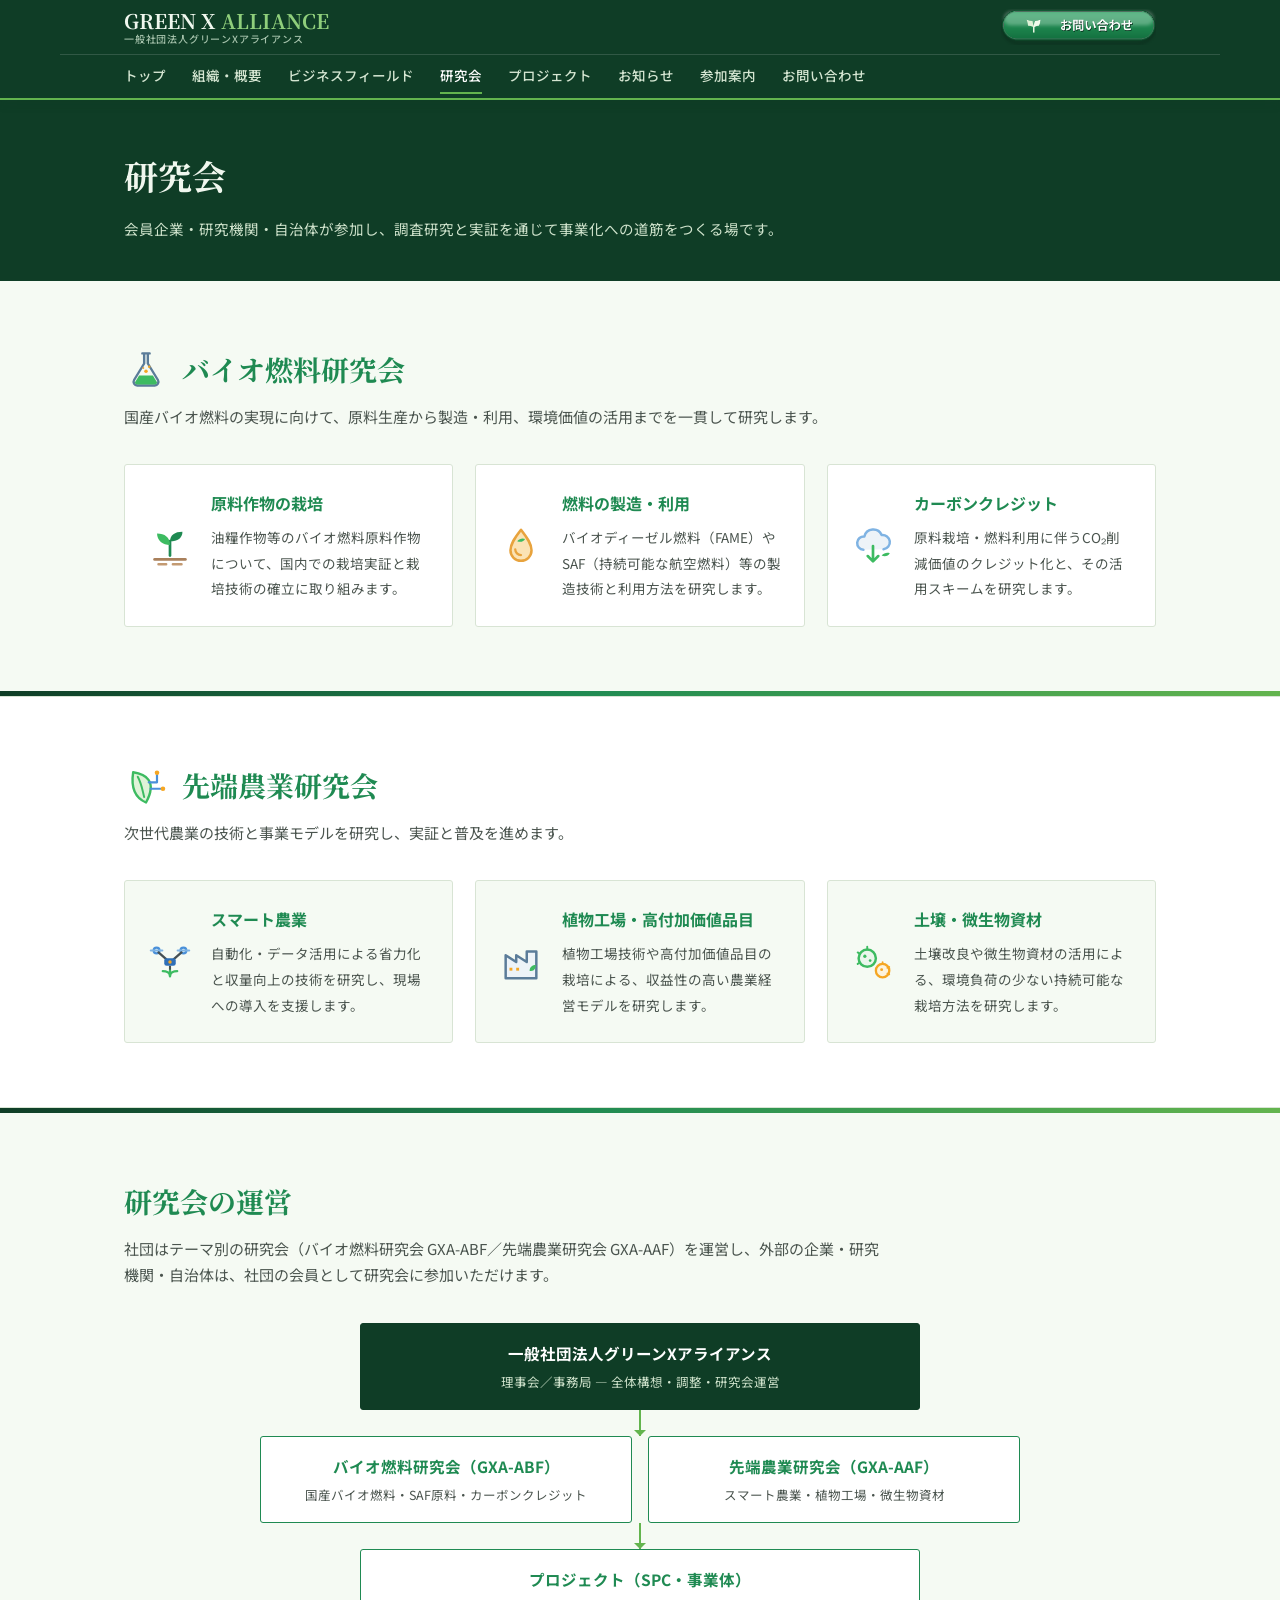
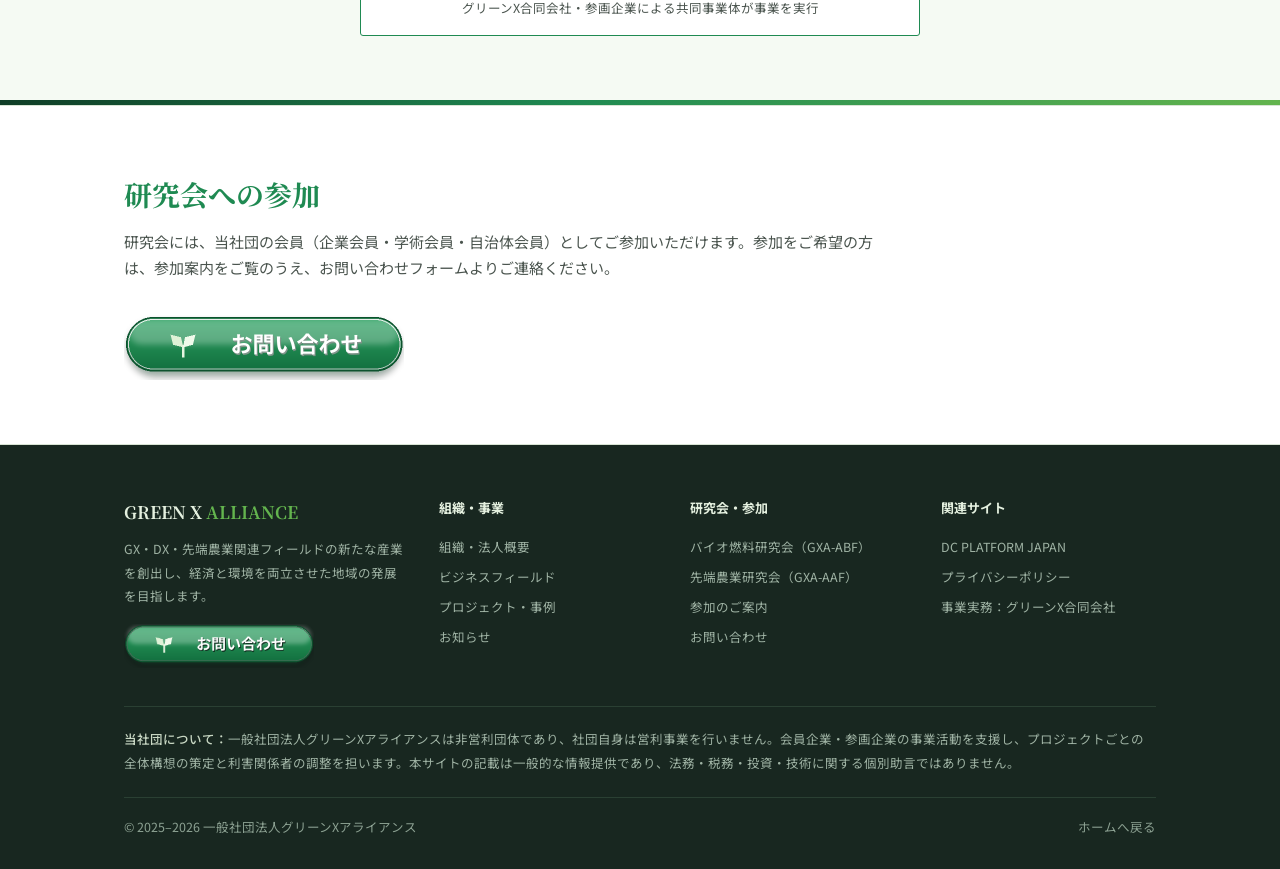
<file: research.html>
<!DOCTYPE html>
<html lang="ja">
<head>
<meta charset="UTF-8">
<meta name="viewport" content="width=device-width, initial-scale=1.0">
<title>研究会｜一般社団法人グリーンXアライアンス</title>
<meta name="description" content="バイオ燃料研究会（GXA-ABF）と先端農業研究会（GXA-AAF）。国産バイオ燃料・SAF、スマート農業、植物工場等の調査研究と実証を進めています。">
<meta property="og:site_name" content="グリーンXアライアンス">
<meta property="og:title" content="研究会｜一般社団法人グリーンXアライアンス">
<meta property="og:description" content="バイオ燃料研究会（GXA-ABF）と先端農業研究会（GXA-AAF）。国産バイオ燃料・SAF、スマート農業、植物工場等の調査研究と実証を進めています。">
<meta property="og:type" content="website">
<meta property="og:url" content="https://www.greenxalliance.org/research.html">
<meta name="twitter:card" content="summary">
<link rel="canonical" href="https://www.greenxalliance.org/research.html">
<link rel="preconnect" href="https://fonts.googleapis.com">
<link href="https://fonts.googleapis.com/css2?family=Noto+Serif+JP:wght@500;600;700&family=Noto+Sans+JP:wght@400;500;700&family=IBM+Plex+Mono:wght@400;500;600&display=swap" rel="stylesheet">
<link rel="stylesheet" href="style.css">
</head>
<body>
<header>
  <div class="wrap nav-top">
    <a href="index.html" class="logo serif">GREEN X <em>ALLIANCE</em><span class="sub">一般社団法人グリーンXアライアンス</span></a>
    <a class="img-btn" href="contact.html"><img src="assets/btn-contact.png" alt="お問い合わせ" width="155" height="36"></a>
  </div>
  <nav class="wrap nav-menu" aria-label="主要メニュー">
    <a href="index.html">トップ</a>
    <a href="about.html">組織・概要</a>
    <a href="business.html">ビジネスフィールド</a>
    <a href="research.html" class="on">研究会</a>
    <a href="projects.html">プロジェクト</a>
    <a href="news.html">お知らせ</a>
    <a href="member.html">参加案内</a>
    <a href="contact.html">お問い合わせ</a>
  </nav>
</header>

<div class="page-hero">
  <div class="wrap">
    <h1 class="serif">研究会</h1>
    <p>会員企業・研究機関・自治体が参加し、調査研究と実証を通じて事業化への道筋をつくる場です。</p>
  </div>
</div>

<section>
  <div class="wrap">
    <div class="sec-head reveal">
      <div class="sec-head-icon"><div class="shicon"><svg viewBox="0 0 48 48" fill="none" xmlns="http://www.w3.org/2000/svg" aria-hidden="true"><path d="M20 7 H28 M22 7 V18 L11 36 A4 4 0 0 0 14.5 42 H33.5 A4 4 0 0 0 37 36 L26 18 V7" stroke="#5B7C99" stroke-width="2.6" stroke-linecap="round" stroke-linejoin="round"/><path d="M16.5 31 H31.5 L36 38.5 A2.5 2.5 0 0 1 33.5 41 H14.5 A2.5 2.5 0 0 1 12 38.5 Z" fill="#3DBB61"/><circle cx="24" cy="26.5" r="1.9" fill="#F5A623"/><circle cx="27.5" cy="21.5" r="1.4" fill="#F5A623"/><circle cx="21" cy="23" r="1.1" fill="#E8A33D"/></svg></div><h2 class="serif">バイオ燃料研究会</h2></div>
      <p>国産バイオ燃料の実現に向けて、原料生産から製造・利用、環境価値の活用までを一貫して研究します。</p>
    </div>
    <div class="grid g3">
      <div class="card reveal card-icon"><div class="cicon-l"><svg viewBox="0 0 48 48" fill="none" xmlns="http://www.w3.org/2000/svg" aria-hidden="true"><path d="M24 34 V19" stroke="#1F8A52" stroke-width="2.8" stroke-linecap="round"/><path d="M24 23 C24 15 18.5 11 10.5 11 C10.5 18.5 16.5 23 24 23 Z" fill="#3DBB61"/><path d="M24 19 C24 12.5 29 9 37 9 C37 15.5 32 19 24 19 Z" fill="#1F8A52"/><path d="M8 38 H40" stroke="#A9805B" stroke-width="3" stroke-linecap="round"/><path d="M12 43 H20 M27 43 H36" stroke="#C39A72" stroke-width="2.6" stroke-linecap="round"/></svg></div><div class="cbody"><h3>原料作物の栽培</h3><p>油糧作物等のバイオ燃料原料作物について、国内での栽培実証と栽培技術の確立に取り組みます。</p></div></div>
      <div class="card reveal card-icon"><div class="cicon-l"><svg viewBox="0 0 48 48" fill="none" xmlns="http://www.w3.org/2000/svg" aria-hidden="true"><path d="M24 7 C31 16 35 22 35 28.5 A11 11 0 0 1 13 28.5 C13 22 17 16 24 7 Z" fill="#FBE3B5" stroke="#E8A33D" stroke-width="2.6" stroke-linejoin="round"/><path d="M24 33.5 C20.7 33.5 18 30.8 18 27.5" stroke="#E8A33D" stroke-width="2.4" stroke-linecap="round"/><path d="M20 19 C22.4 16.2 25.8 15.6 28.2 16.7 C26.9 19.4 23.4 20.5 20 19 Z" fill="#3DBB61"/></svg></div><div class="cbody"><h3>燃料の製造・利用</h3><p>バイオディーゼル燃料（FAME）やSAF（持続可能な航空燃料）等の製造技術と利用方法を研究します。</p></div></div>
      <div class="card reveal card-icon"><div class="cicon-l"><svg viewBox="0 0 48 48" fill="none" xmlns="http://www.w3.org/2000/svg" aria-hidden="true"><path d="M14 28 A7 7 0 0 1 15 14 A9.5 9.5 0 0 1 33 12.5 A7.5 7.5 0 0 1 35 27.5" fill="#EDF3F8" stroke="#7FB3E3" stroke-width="2.6" stroke-linecap="round" stroke-linejoin="round"/><path d="M24 24 V40 M24 40 L18.5 34.5 M24 40 L29.5 34.5" stroke="#3DBB61" stroke-width="2.8" stroke-linecap="round" stroke-linejoin="round"/><path d="M33 34 C35.5 31 39 30.4 41.5 31.5 C40.2 34.3 36.6 35.5 33 34 Z" fill="#3DBB61"/></svg></div><div class="cbody"><h3>カーボンクレジット</h3><p>原料栽培・燃料利用に伴うCO₂削減価値のクレジット化と、その活用スキームを研究します。</p></div></div>
    </div>
  </div>
</section>
<div class="sec-divider" aria-hidden="true"></div>
<section class="alt">
  <div class="wrap">
    <div class="sec-head reveal">
      <div class="sec-head-icon"><div class="shicon"><svg viewBox="0 0 48 48" fill="none" xmlns="http://www.w3.org/2000/svg" aria-hidden="true"><path d="M24 42 C10 36 8 22 10 9 C23 11 37 18 24 42 Z" fill="#DFF3D8" stroke="#3DBB61" stroke-width="2.6" stroke-linejoin="round"/><path d="M22 36 C20 28 19 21 15 14" stroke="#3DBB61" stroke-width="2.2" stroke-linecap="round"/><g stroke="#4A90D9" stroke-width="2.4" stroke-linecap="round" stroke-linejoin="round"><path d="M27 20 H36 V12"/><path d="M29 27 H40"/></g><circle cx="36" cy="9.5" r="2.5" fill="#F5A623"/><circle cx="42.5" cy="27" r="2.5" fill="#F5A623"/></svg></div><h2 class="serif">先端農業研究会</h2></div>
      <p>次世代農業の技術と事業モデルを研究し、実証と普及を進めます。</p>
    </div>
    <div class="grid g3">
      <div class="card reveal card-icon"><div class="cicon-l"><svg viewBox="0 0 48 48" fill="none" xmlns="http://www.w3.org/2000/svg" aria-hidden="true"><circle cx="10" cy="12" r="3" stroke="#4A90D9" stroke-width="2.4"/><circle cx="38" cy="12" r="3" stroke="#4A90D9" stroke-width="2.4"/><g stroke="#7FB3E3" stroke-width="2.2" stroke-linecap="round"><line x1="4" y1="12" x2="16" y2="12"/><line x1="32" y1="12" x2="44" y2="12"/></g><path d="M12 14 L20 21 M36 14 L28 21" stroke="#455055" stroke-width="2.4" stroke-linecap="round"/><rect x="18" y="20" width="12" height="8" rx="2.5" fill="#2E6FB7"/><circle cx="24" cy="24" r="1.8" fill="#F5A623"/><path d="M24 28 V33" stroke="#455055" stroke-width="2.2"/><path d="M24 39 V33 M24 39 C24 35 20 33.6 16.5 33.6 M24 39 C24 35 28 33.6 31.5 33.6" stroke="#3DBB61" stroke-width="2.4" stroke-linecap="round"/></svg></div><div class="cbody"><h3>スマート農業</h3><p>自動化・データ活用による省力化と収量向上の技術を研究し、現場への導入を支援します。</p></div></div>
      <div class="card reveal card-icon"><div class="cicon-l"><svg viewBox="0 0 48 48" fill="none" xmlns="http://www.w3.org/2000/svg" aria-hidden="true"><path d="M8 41 V17 L19 24 V17 L30 24 V13 H40 V41 Z" fill="#EDF3F8" stroke="#5B7C99" stroke-width="2.6" stroke-linejoin="round"/><path d="M33 41 V33 C33 29 36 27 39.5 27 C39.5 31.5 37 33.5 33 33.5" fill="#3DBB61"/><g fill="#F5A623"><rect x="12" y="30" width="3" height="3"/><rect x="19" y="30" width="3" height="3"/></g></svg></div><div class="cbody"><h3>植物工場・高付加価値品目</h3><p>植物工場技術や高付加価値品目の栽培による、収益性の高い農業経営モデルを研究します。</p></div></div>
      <div class="card reveal card-icon"><div class="cicon-l"><svg viewBox="0 0 48 48" fill="none" xmlns="http://www.w3.org/2000/svg" aria-hidden="true"><circle cx="18" cy="20" r="9" fill="#EAF6EC" stroke="#3DBB61" stroke-width="2.6"/><circle cx="15.5" cy="18" r="1.7" fill="#3DBB61"/><circle cx="21" cy="22.5" r="1.4" fill="#3DBB61"/><g stroke="#3DBB61" stroke-width="2" stroke-linecap="round"><line x1="18" y1="8" x2="18" y2="11"/><line x1="8" y1="14" x2="10.5" y2="15.5"/><line x1="8" y1="26" x2="10.5" y2="24.5"/></g><circle cx="34" cy="33" r="7" fill="#FDF3DC" stroke="#F5A623" stroke-width="2.4"/><circle cx="33" cy="32" r="1.5" fill="#F5A623"/><g stroke="#F5A623" stroke-width="1.8" stroke-linecap="round"><line x1="34" y1="24" x2="34" y2="26"/><line x1="41" y1="29" x2="39" y2="30"/><line x1="41" y1="37" x2="39" y2="36"/></g></svg></div><div class="cbody"><h3>土壌・微生物資材</h3><p>土壌改良や微生物資材の活用による、環境負荷の少ない持続可能な栽培方法を研究します。</p></div></div>
    </div>
  </div>
</section>
<div class="sec-divider" aria-hidden="true"></div>
<section>
  <div class="wrap">
    <div class="sec-head reveal">
      <h2 class="serif">研究会の運営</h2>
      <p>社団はテーマ別の研究会（バイオ燃料研究会 GXA-ABF／先端農業研究会 GXA-AAF）を運営し、外部の企業・研究機関・自治体は、社団の会員として研究会に参加いただけます。</p>
    </div>
    <div class="structure reveal">
      <div class="st-box apex">
        <h3>一般社団法人グリーンXアライアンス</h3>
        <p>理事会／事務局 — 全体構想・調整・研究会運営</p>
      </div>
      <div class="st-arrow" aria-hidden="true"></div>
      <div class="st-row">
        <div class="st-box"><h3>バイオ燃料研究会（GXA-ABF）</h3><p>国産バイオ燃料・SAF原料・カーボンクレジット</p></div>
        <div class="st-box"><h3>先端農業研究会（GXA-AAF）</h3><p>スマート農業・植物工場・微生物資材</p></div>
      </div>
      <div class="st-arrow" aria-hidden="true"></div>
      <div class="st-box">
        <h3>プロジェクト（SPC・事業体）</h3>
        <p>グリーンX合同会社・参画企業による共同事業体が事業を実行</p>
      </div>
    </div>
  </div>
</section>
<div class="sec-divider" aria-hidden="true"></div>
<section class="alt">
  <div class="wrap">
    <div class="sec-head reveal">
      <h2 class="serif">研究会への参加</h2>
      <p>研究会には、当社団の会員（企業会員・学術会員・自治体会員）としてご参加いただけます。参加をご希望の方は、参加案内をご覧のうえ、お問い合わせフォームよりご連絡ください。</p>
    </div>
    <div class="hero-ctas reveal">
      <a class="img-btn" href="contact.html"><img src="assets/btn-contact.png" alt="お問い合わせ" width="280" height="65"></a>
    </div>
  </div>
</section>

<footer>
  <div class="wrap">
    <div class="f-grid">
      <div class="f-brand">
        <span class="flogo">GREEN X <em>ALLIANCE</em></span>
        <p>GX・DX・先端農業関連フィールドの新たな産業を創出し、経済と環境を両立させた地域の発展を目指します。</p>
        <a class="img-btn" href="contact.html"><img src="assets/btn-contact.png" alt="お問い合わせ" width="190" height="44"></a>
      </div>
      <div>
        <h5>組織・事業</h5>
        <ul>
          <li><a href="about.html">組織・法人概要</a></li>
          <li><a href="business.html">ビジネスフィールド</a></li>
          <li><a href="projects.html">プロジェクト・事例</a></li>
          <li><a href="news.html">お知らせ</a></li>
        </ul>
      </div>
      <div>
        <h5>研究会・参加</h5>
        <ul>
          <li><a href="research.html">バイオ燃料研究会（GXA-ABF）</a></li>
          <li><a href="research.html">先端農業研究会（GXA-AAF）</a></li>
          <li><a href="member.html">参加のご案内</a></li>
          <li><a href="contact.html">お問い合わせ</a></li>
        </ul>
      </div>
      <div>
        <h5>関連サイト</h5>
        <ul>
          <li><a href="https://dcplatform.jp" target="_blank" rel="noopener">DC PLATFORM JAPAN</a></li>
          <li><a href="privacy.html">プライバシーポリシー</a></li>
          <li>事業実務：グリーンX合同会社</li>
        </ul>
      </div>
    </div>
    <div class="f-note">
      <b>当社団について：</b>一般社団法人グリーンXアライアンスは非営利団体であり、社団自身は営利事業を行いません。会員企業・参画企業の事業活動を支援し、プロジェクトごとの全体構想の策定と利害関係者の調整を担います。本サイトの記載は一般的な情報提供であり、法務・税務・投資・技術に関する個別助言ではありません。
    </div>
    <div class="f-bottom">
      <span>© 2025–2026 一般社団法人グリーンXアライアンス</span>
      <a href="index.html">ホームへ戻る</a>
    </div>
  </div>
</footer>

<script>
const io = new IntersectionObserver((es)=>{es.forEach(e=>{if(e.isIntersecting){e.target.classList.add('in');io.unobserve(e.target);}})},{threshold:.12});
document.querySelectorAll('.reveal').forEach(el=>io.observe(el));
</script>
</body>
</html>
</file>
<file: style.css>
/* =====================================================
   GREEN X ALLIANCE — 共通スタイル
   DC PLATFORM JAPAN と同一のデザインシステム
   ===================================================== */
:root{
  --ink:#182720;          /* 緑がかったダーク（フッター） */
  --paper:#F5FAF3;        /* 若草がかったクールな白 */
  --green:#1F8A52;        /* プライマリ：明るいグリーン */
  --moss:#177244;         /* ホバー用のやや濃い緑 */
  --gold:#63B44E;         /* アクセント：リーフグリーン（旧ゴールド枠） */
  --leafdark:#3E7D2B;     /* 小さい文字用の濃いリーフ */
  --deep:#0F3D26;         /* ヒーロー・CTA帯の濃色 */
  --line:#D8E4D4;
  --white:#FFFFFF;
}
*{margin:0;padding:0;box-sizing:border-box;}
html{scroll-behavior:smooth;}
body{font-family:'Noto Sans JP',sans-serif;background:var(--paper);color:var(--ink);line-height:1.75;font-size:15px;}
.serif{font-family:'Noto Serif JP',serif;}
.mono{font-family:'IBM Plex Mono',monospace;}
a{color:inherit;text-decoration:none;}
img{max-width:100%;display:block;}
.wrap{max-width:1160px;margin:0 auto;padding:0 clamp(28px,5vw,64px);}
:focus-visible{outline:2px solid var(--gold);outline-offset:2px;}

/* ---- reveal ---- */
.reveal{opacity:0;transform:translateY(14px);transition:opacity .6s ease,transform .6s ease;}
.reveal.in{opacity:1;transform:none;}
@media (prefers-reduced-motion: reduce){ .reveal{opacity:1 !important;transform:none !important;transition:none;} }

/* ---- header（2段） ---- */
header{background:var(--deep);border-bottom:2px solid var(--gold);position:sticky;top:0;z-index:50;box-shadow:0 2px 10px rgba(15,61,38,.25);}
.nav-top{display:flex;align-items:center;justify-content:space-between;height:54px;}
.logo{font-family:'Noto Serif JP',serif;font-weight:700;font-size:20px;color:#F0F7EE;line-height:1.2;}
.logo em{font-style:normal;color:#8FCE7B;}
.logo .sub{display:block;font-family:'Noto Sans JP',sans-serif;font-weight:500;font-size:10px;color:#A6C3AC;letter-spacing:.08em;}
.cta-btn{background:var(--gold);color:var(--deep);padding:9px 18px;font-size:13px;font-weight:700;letter-spacing:.05em;border-radius:2px;}
.cta-btn:hover{background:#79C463;}
.nav-menu{display:flex;gap:26px;font-size:13.5px;font-weight:500;align-items:center;height:44px;border-top:1px solid rgba(255,255,255,.14);color:#D5E6D2;overflow-x:auto;-webkit-overflow-scrolling:touch;scrollbar-width:none;}
.nav-menu::-webkit-scrollbar{display:none;}
.nav-menu a{padding:5px 0;border-bottom:2px solid transparent;white-space:nowrap;flex:0 0 auto;}
.nav-menu a:hover,.nav-menu a.on{border-color:var(--gold);color:#fff;}
@media(max-width:640px){.nav-menu{gap:20px;font-size:12.5px;}.nav-top{height:50px;}.logo{font-size:17px;}.cta-btn{padding:8px 14px;font-size:12px;}}

/* ---- hero ---- */
.hero{min-height:380px;padding:28px 0 59px;background:
  url('assets/hero-solar.jpg') center 62%/cover no-repeat,
  var(--deep);
  color:#FFFFFF;}
.hero-panel{display:inline-block;width:480px;background:rgba(13,52,32,.58);backdrop-filter:blur(3px);-webkit-backdrop-filter:blur(3px);border-radius:4px;padding:12px 16px 13px;border-left:3px solid var(--gold);}
@media(max-width:560px){.hero-panel{width:100%;}.hero .hero-panel h1{font-size:20px;}}
.hero-panel .eyebrow{margin-bottom:10px;}
.hero .hero-panel h1{font-size:27px;line-height:1.6;text-shadow:0 1px 6px rgba(10,30,18,.5);}
.hero .hero-panel .eyebrow{font-size:11px;margin-bottom:8px;}
.hero .eyebrow{font-family:'IBM Plex Mono',monospace;font-size:12px;letter-spacing:.22em;color:#A8D89A;margin-bottom:16px;}
.hero h1{font-size:clamp(26px,4.2vw,42px);line-height:1.5;font-weight:700;}
.hero h1 .u{border-bottom:3px solid var(--gold);padding-bottom:2px;}
.hero .lede{margin-top:18px;max-width:640px;font-size:15.5px;line-height:2;color:#CFE3CC;}
.hero-ctas{display:flex;gap:12px;flex-wrap:wrap;margin-top:26px;}
.hc{display:inline-block;padding:13px 26px;border-radius:2px;font-weight:700;font-size:14px;}
.hc-gold{background:var(--gold);color:var(--deep);}
.hc-gold:hover{opacity:.9;}
.hc-line{border:1.5px solid #DCEBD8;color:#DCEBD8;}
.hc-line:hover{background:#DCEBD8;color:var(--deep);}

/* ---- page hero（下層） ---- */
.page-hero{padding:46px 0 40px;background:var(--deep);color:#F0F7EE;}
.page-hero .eyebrow{font-family:'IBM Plex Mono',monospace;font-size:11.5px;letter-spacing:.22em;color:#A8D89A;margin-bottom:10px;}
.page-hero h1{font-size:clamp(24px,3.4vw,34px);font-weight:700;}
.page-hero p{margin-top:10px;color:#CFE3CC;max-width:720px;font-size:14.5px;}

/* ---- sections ---- */
section{padding:64px 0;}
section.alt{background:var(--white);border-top:1px solid var(--line);border-bottom:1px solid var(--line);}
.sec-head{margin-bottom:34px;}
.sec-head .eyebrow{font-family:'IBM Plex Mono',monospace;font-size:11.5px;letter-spacing:.22em;color:var(--leafdark);margin-bottom:8px;}
.sec-head h2{font-size:clamp(21px,3vw,28px);font-weight:700;color:var(--green);}
.sec-head p{margin-top:10px;max-width:760px;color:#4a544e;}

/* ---- cards ---- */
.grid{display:grid;gap:22px;}
.g3{grid-template-columns:repeat(3,1fr);}
.g2{grid-template-columns:repeat(2,1fr);}
@media(max-width:900px){.g3{grid-template-columns:repeat(2,1fr);}}
@media(max-width:600px){.g3,.g2{grid-template-columns:1fr;}}
.card{background:var(--white);border:1px solid var(--line);border-radius:3px;padding:24px 22px;}
section.alt .card{background:var(--paper);}
.card h3{font-size:16px;font-weight:700;color:var(--green);margin-bottom:8px;}
.card .tag{display:inline-block;font-family:'IBM Plex Mono',monospace;font-size:10.5px;letter-spacing:.14em;color:var(--leafdark);border:1px solid var(--gold);border-radius:2px;padding:2px 8px;margin-bottom:12px;}
.card p{font-size:13.5px;color:#4a544e;line-height:1.9;}
.card .more{display:inline-block;margin-top:12px;font-size:13px;font-weight:700;color:var(--green);border-bottom:2px solid var(--gold);}

/* ---- vision list ---- */
.vlist{display:grid;gap:16px;}
.vitem{background:var(--white);border:1px solid var(--line);border-left:4px solid var(--gold);border-radius:3px;padding:18px 22px;display:flex;gap:18px;align-items:center;}
.vicon{flex:0 0 48px;width:48px;height:48px;}
.vicon svg{width:100%;height:100%;display:block;}
.vbody{flex:1;}
.vitem h3{font-size:15px;font-weight:700;color:var(--green);margin-bottom:4px;}
.vitem p{font-size:13.5px;color:#4a544e;}

/* ---- structure diagram ---- */
.structure{display:flex;flex-direction:column;align-items:center;gap:0;}
.st-box{background:var(--white);border:1.5px solid var(--green);border-radius:3px;padding:16px 26px;text-align:center;max-width:560px;width:100%;}
.st-box.apex{background:var(--deep);color:#F0F7EE;border-color:var(--deep);}
.st-box.apex h3{color:#fff;}
.st-box.apex p{color:#CFE3CC;}
.st-box h3{font-size:15.5px;font-weight:700;color:var(--green);}
.st-box p{font-size:12.5px;color:#4a544e;margin-top:4px;}
.st-arrow{width:2px;height:26px;background:var(--gold);position:relative;}
.st-arrow::after{content:"";position:absolute;bottom:0;left:50%;transform:translateX(-50%);border:6px solid transparent;border-top-color:var(--gold);border-bottom:none;}
.st-row{display:grid;grid-template-columns:1fr 1fr;gap:16px;width:100%;max-width:760px;}
@media(max-width:600px){.st-row{grid-template-columns:1fr;}}
.st-row .st-box{max-width:none;}

/* ---- table ---- */
table.info{width:100%;border-collapse:collapse;background:var(--white);border:1px solid var(--line);}
table.info th,table.info td{padding:14px 18px;border-bottom:1px solid var(--line);text-align:left;font-size:14px;vertical-align:top;}
table.info th{width:180px;background:#E8F1E4;color:var(--leafdark);font-weight:700;white-space:nowrap;}
@media(max-width:600px){table.info th{width:110px;padding:12px;}table.info td{padding:12px;}}

/* ---- news list ---- */
.news-list{list-style:none;}
.news-list li{display:flex;gap:18px;padding:16px 0;border-bottom:1px solid var(--line);align-items:baseline;flex-wrap:wrap;}
.news-list .date{font-family:'IBM Plex Mono',monospace;font-size:12.5px;color:var(--leafdark);white-space:nowrap;}
.news-list .cat{font-size:11px;font-weight:700;color:#fff;background:var(--moss);border-radius:2px;padding:2px 8px;white-space:nowrap;}
.news-list .ttl{font-size:14px;font-weight:500;}

/* ---- steps ---- */
.steps{display:grid;gap:16px;counter-reset:step;}
.step{background:var(--white);border:1px solid var(--line);border-radius:3px;padding:18px 22px 18px 64px;position:relative;counter-increment:step;}
.step::before{content:counter(step,decimal-leading-zero);position:absolute;left:18px;top:16px;font-family:'IBM Plex Mono',monospace;font-size:16px;font-weight:600;color:var(--leafdark);}
.step h3{font-size:15px;font-weight:700;color:var(--green);margin-bottom:4px;}
.step p{font-size:13.5px;color:#4a544e;}

/* ---- form ---- */
.form{background:var(--white);border:1px solid var(--line);border-radius:3px;padding:30px;max-width:680px;}
.form label{display:block;font-size:13.5px;font-weight:700;color:var(--green);margin:18px 0 6px;}
.form label:first-child{margin-top:0;}
.form .req{color:#A0522D;font-size:11px;margin-left:6px;}
.form input,.form select,.form textarea{width:100%;padding:11px 12px;border:1px solid var(--line);border-radius:2px;font:inherit;font-size:14px;background:var(--paper);}
.form input:focus,.form select:focus,.form textarea:focus{outline:2px solid var(--gold);outline-offset:0;border-color:var(--gold);}
.form textarea{min-height:150px;resize:vertical;}
.form button{margin-top:24px;background:var(--green);color:#fff;border:none;padding:14px 34px;border-radius:2px;font-size:14.5px;font-weight:700;cursor:pointer;font-family:inherit;}
.form button:hover{opacity:.9;}
.form .note{font-size:12px;color:#7a766a;margin-top:14px;line-height:1.8;}

/* ---- cta band ---- */
.cta-band{background:var(--deep);color:#F0F7EE;text-align:center;padding:56px 0;}
.cta-band h2{font-size:clamp(20px,3vw,27px);font-weight:700;margin-bottom:12px;}
.cta-band p{color:#CFE3CC;max-width:640px;margin:0 auto 24px;font-size:14.5px;}

/* ---- prose ---- */
.prose{max-width:820px;}
.prose h3{font-size:17px;color:var(--green);margin:30px 0 10px;font-weight:700;}
.prose p{margin-bottom:14px;color:#333d38;}
.prose ul{margin:0 0 14px 22px;color:#333d38;}
.prose li{margin-bottom:6px;}

/* ---- footer（4カラム・ダーク） ---- */
footer{background:var(--ink);color:#9FB3A4;font-size:12.5px;padding:52px 0 32px;}
.f-grid{display:grid;grid-template-columns:1.3fr 1fr 1fr 1fr;gap:36px;margin-bottom:32px;}
.f-brand .flogo{font-family:'Noto Serif JP',serif;font-weight:700;font-size:17px;color:#E4F0DF;}
.f-brand .flogo em{font-style:normal;color:var(--gold);}
.f-brand p{line-height:1.9;margin:10px 0 16px;}
.f-cta{display:inline-block;background:var(--gold);color:var(--deep);padding:9px 18px;border-radius:2px;font-weight:700;font-size:12.5px;}
.f-cta:hover{opacity:.9;color:var(--deep);}
footer h5{color:#E4F0DF;font-size:13px;margin-bottom:12px;font-weight:700;}
footer ul{list-style:none;}
footer li{padding:4px 0;}
footer a:hover{color:#fff;}
.f-note{border-top:1px solid #2A4033;padding-top:20px;line-height:1.9;}
.f-note b{color:#C9D8C4;font-weight:500;}
.f-bottom{display:flex;justify-content:space-between;gap:14px;flex-wrap:wrap;border-top:1px solid #2A4033;margin-top:22px;padding-top:18px;color:#8CA192;}
@media(max-width:900px){.f-grid{grid-template-columns:1fr 1fr;}}
@media(max-width:560px){.f-grid{grid-template-columns:1fr;}}

/* ---- 事業推進フロー・実施フロー ---- */
.flow{display:grid;grid-template-columns:repeat(4,1fr);gap:12px;}
.flow5{grid-template-columns:repeat(5,1fr);}
.fbox{background:#E8F1E4;border:1px solid var(--line);border-radius:3px;padding:14px 10px;text-align:center;font-size:13px;font-weight:700;color:var(--deep);position:relative;line-height:1.6;}
.fbox b{font-size:14px;}
.fbox.dark{background:var(--green);border-color:var(--green);color:#fff;}
.fbox:not(:last-child)::after{content:"→";position:absolute;right:-13px;top:50%;transform:translateY(-50%);color:var(--leafdark);font-weight:700;z-index:1;}
@media(max-width:700px){.flow,.flow5{grid-template-columns:1fr;}.fbox:not(:last-child)::after{content:"↓";right:auto;left:50%;top:auto;bottom:-15px;transform:translateX(-50%);}}

/* ---- 実施内容ミニグリッド ---- */
.mini-grid{display:grid;grid-template-columns:repeat(3,1fr);gap:10px;}
@media(max-width:700px){.mini-grid{grid-template-columns:1fr;}}
.mini{background:var(--white);border:1px solid var(--line);border-left:3px solid var(--gold);border-radius:3px;padding:12px 16px;font-size:13.5px;font-weight:700;color:var(--deep);}
section.alt .mini{background:var(--paper);}

/* ---- 画像ボタン ---- */
.img-btn{display:inline-block;transition:transform .15s ease,filter .15s ease;}
.img-btn:hover{transform:translateY(-2px);filter:brightness(1.07);}
.img-btn img{display:block;margin:0 auto;}

/* ---- カード見出し（アイコン付き） ---- */
.card-head{display:flex;align-items:center;gap:12px;margin-bottom:8px;}
.card-head h3{margin-bottom:0;}
.cicon{flex:0 0 38px;width:38px;height:38px;}
.cicon svg{width:100%;height:100%;display:block;}

/* ---- 左アイコン型カード ---- */
.card-icon{display:flex;gap:18px;align-items:center;}
.cicon-l{flex:0 0 46px;width:46px;height:46px;}
.cicon-l svg{width:100%;height:100%;display:block;}
.cbody{flex:1;}
@media(max-width:400px){.card-icon{gap:14px;}.cicon-l{flex:0 0 38px;width:38px;height:38px;}}

/* ---- セクション見出しアイコン ---- */
.sec-head-icon{display:flex;align-items:center;gap:14px;margin-bottom:8px;}
.sec-head-icon h2{margin-bottom:0;}
.shicon{flex:0 0 44px;width:44px;height:44px;}
.shicon svg{width:100%;height:100%;display:block;}

/* ---- セクション仕切りライン ---- */
.sec-divider{height:5px;background:linear-gradient(90deg,var(--deep) 0%,var(--green) 45%,var(--gold) 100%);}

/* ---- DC PLATFORM 横長カード ---- */
.dcp-card{display:flex;align-items:center;gap:36px;padding:34px 38px;}
.dcp-logo{flex:0 0 380px;}
.dcp-logo img{width:100%;height:auto;display:block;}
.dcp-card .cbody h3{font-size:18px;}
.dcp-card .cbody p{font-size:14.5px;}
@media(max-width:760px){.dcp-card{flex-direction:column;gap:20px;padding:26px 22px;}.dcp-logo{flex:none;width:100%;max-width:380px;}}
</file>
